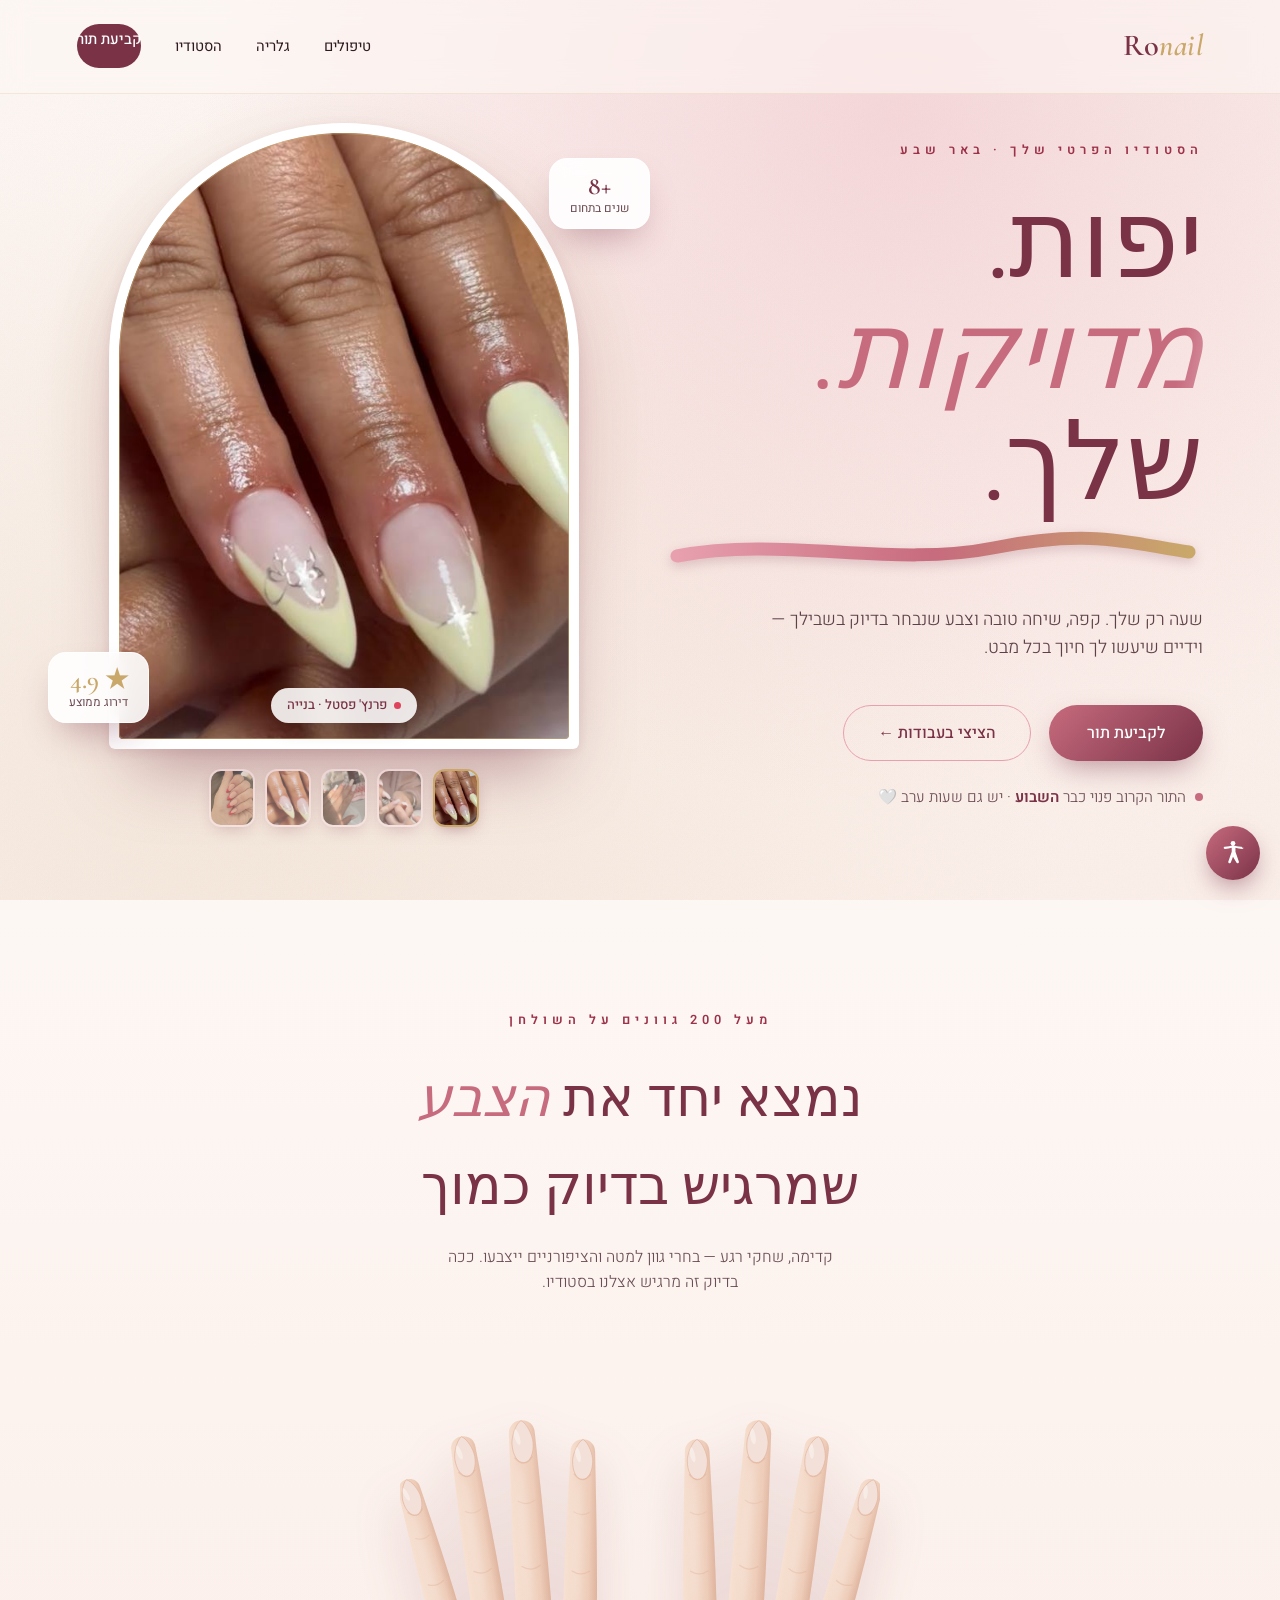
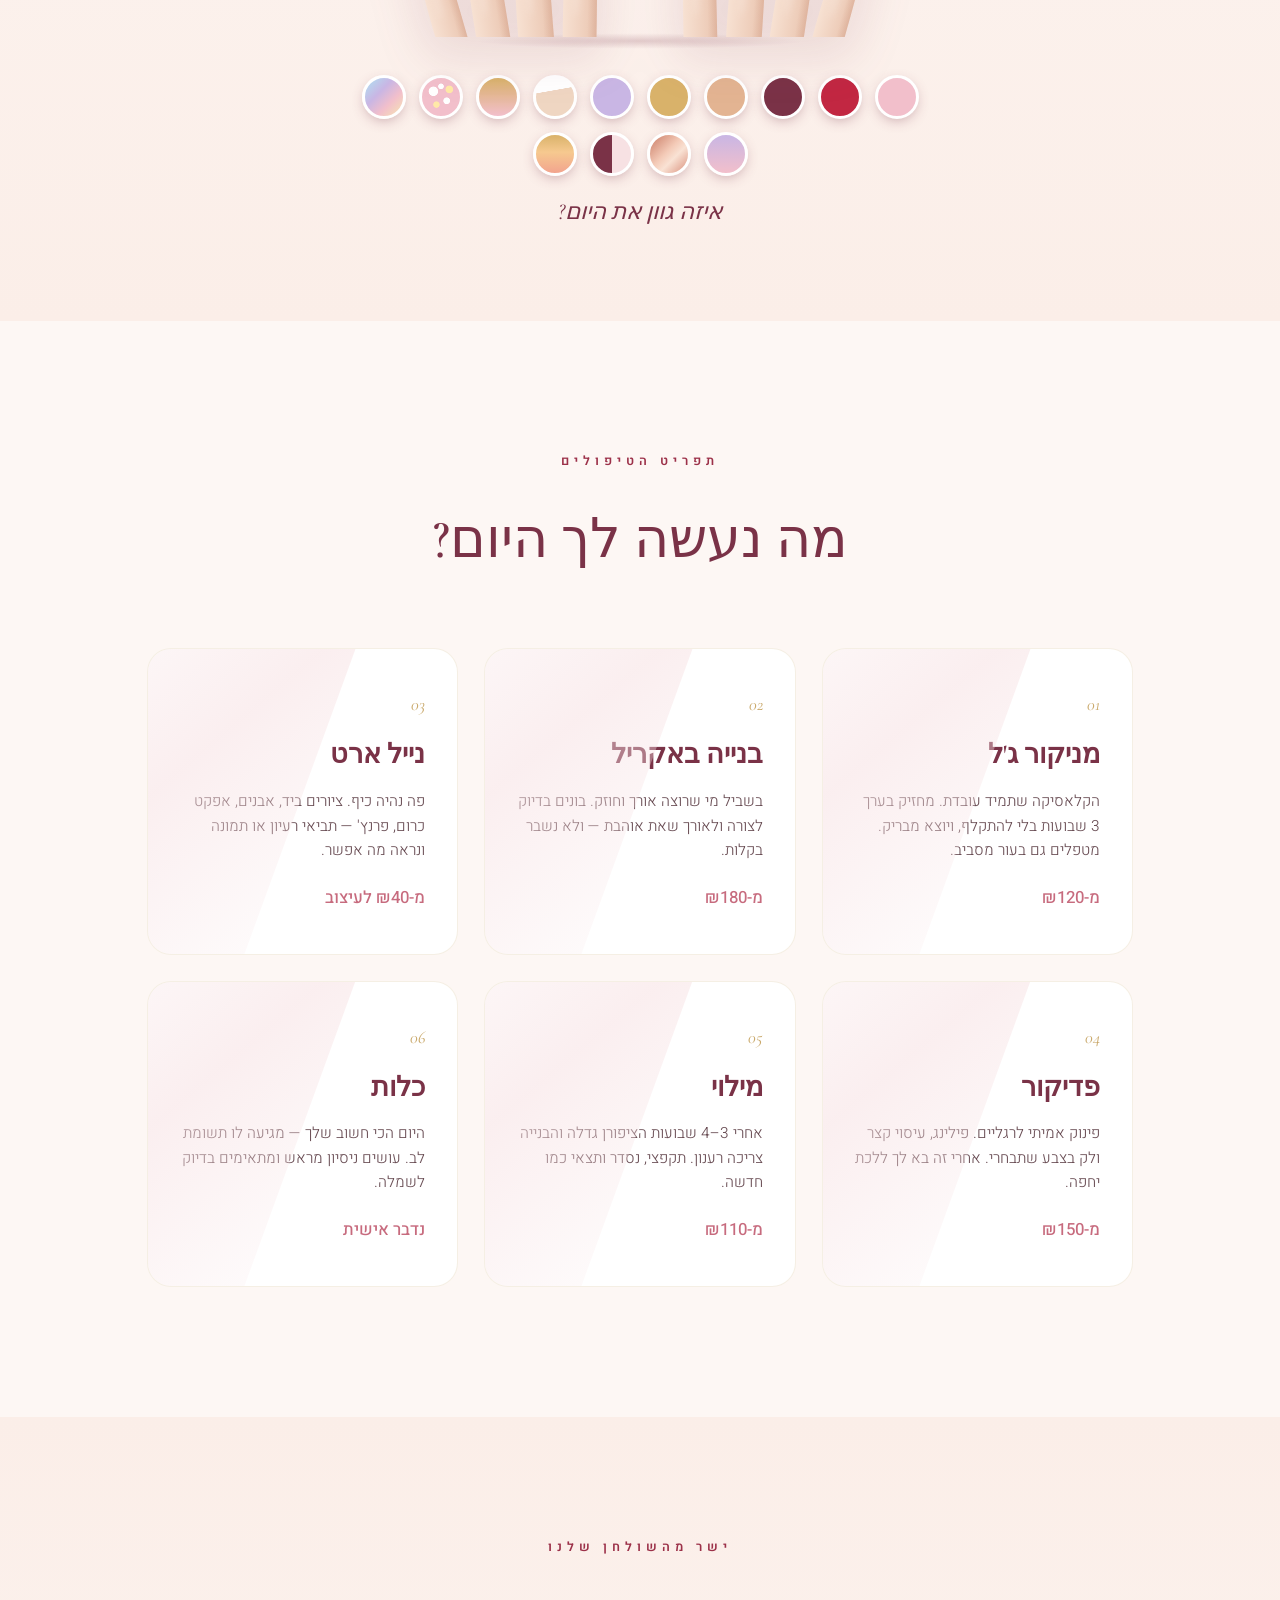
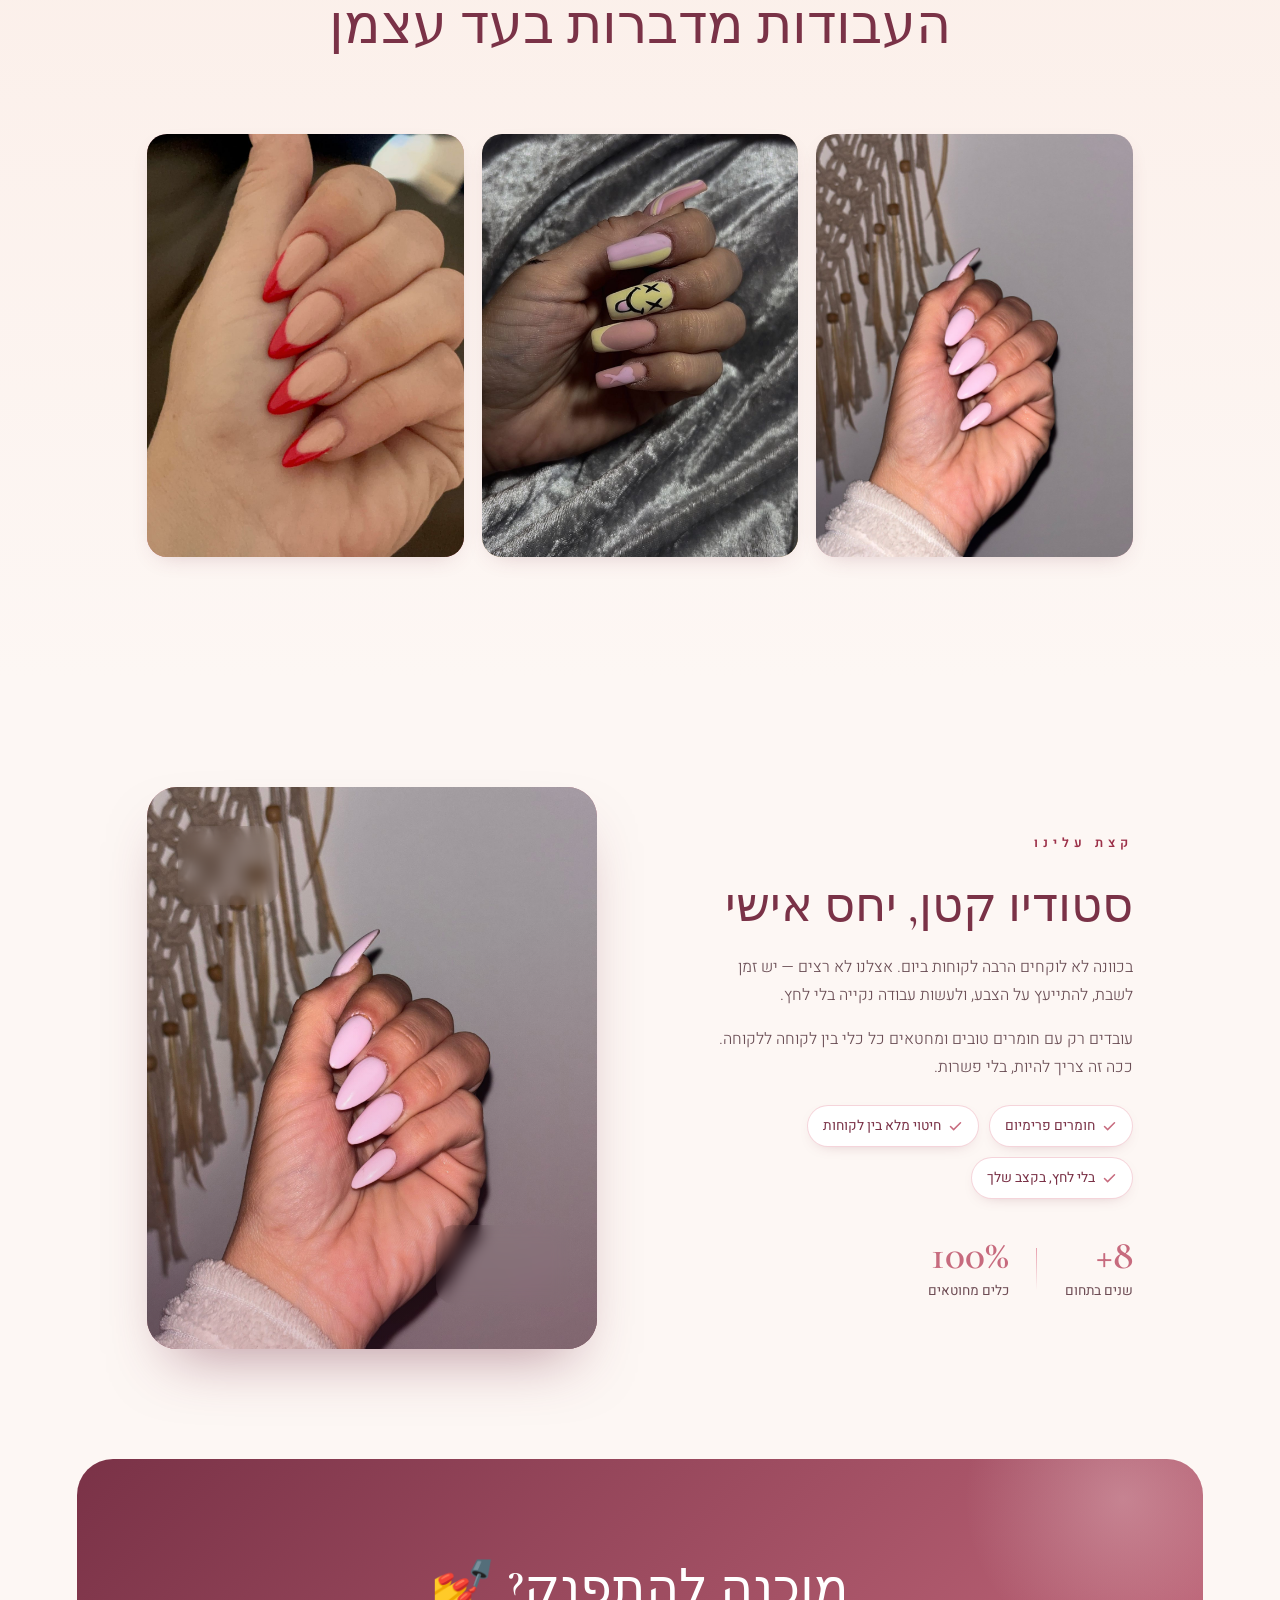
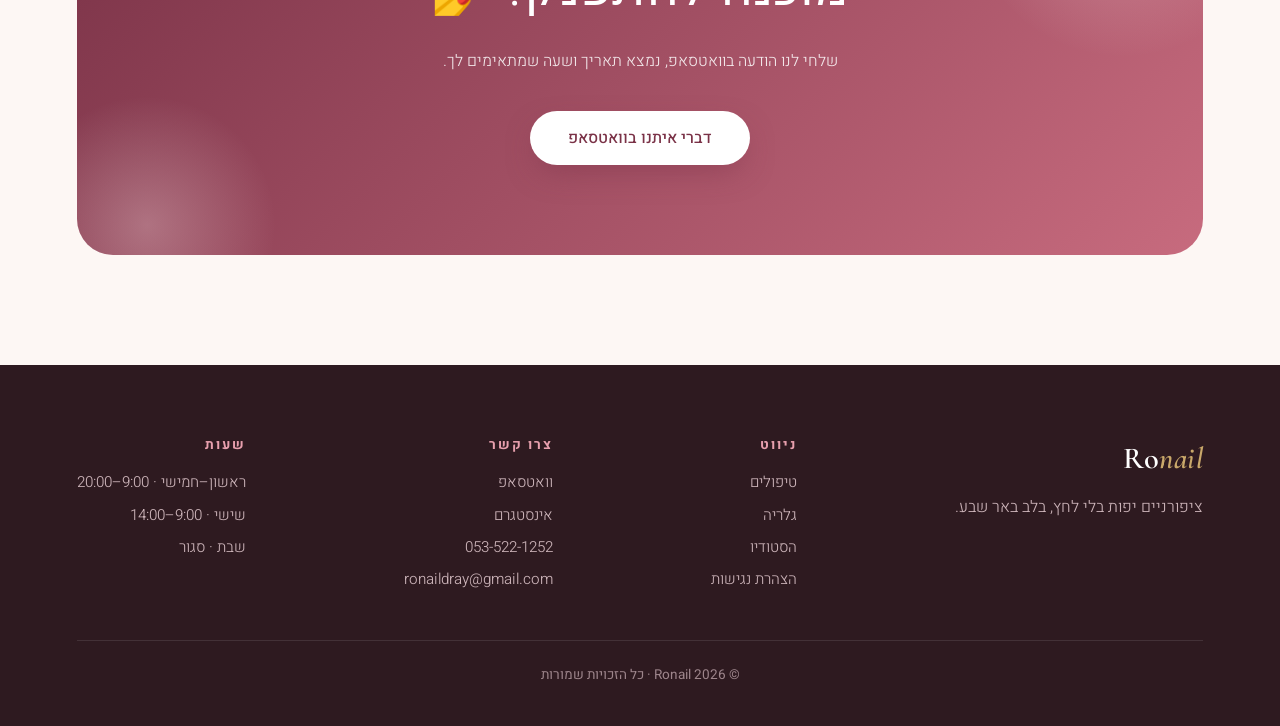
<file: index.html>
<!DOCTYPE html>
<html lang="he" dir="rtl">
<head>
<meta charset="UTF-8">
<meta name="viewport" content="width=device-width, initial-scale=1.0">
<title>Ronail | סטודיו לציפורניים בבאר שבע</title>
<meta name="description" content="Ronail — סטודיו פרטי לציפורניים בבאר שבע. מניקור, בנייה ונייל ארט ביחס אישי.">
<script>
/* נגישות · החלת העדפות המשתמש לפני צביעה (מניעת הבהוב) */
(function(){try{var p=JSON.parse(localStorage.getItem('ronail_a11y_v1')||'{}');if(p.version!==1)return;var c=document.documentElement.classList;
c.toggle('a11y-links',!!p.links);
c.toggle('a11y-contrast-high',!!p.contrast);
c.toggle('a11y-text-115',p.textSize===115);
c.toggle('a11y-text-130',p.textSize===130);
c.toggle('a11y-text-150',p.textSize===150);
c.toggle('a11y-lines-16',p.lines===16);
c.toggle('a11y-lines-20',p.lines===20);
c.toggle('a11y-readable',!!p.readable);
c.toggle('a11y-headings',!!p.headings);
c.toggle('a11y-reduce-motion',!!p.motion);
}catch(e){}})();
</script>
<link rel="preconnect" href="https://fonts.googleapis.com">
<link rel="preconnect" href="https://fonts.gstatic.com" crossorigin>
<link href="https://fonts.googleapis.com/css2?family=Cormorant+Garamond:ital,wght@0,400;0,500;0,600;1,400&family=Heebo:wght@300;400;500;700&display=swap" rel="stylesheet">
<link rel="stylesheet" href="styles.css">
</head>
<body>

<a href="#main-content" class="skip-link">דלג לתוכן הראשי</a>

<div class="petals" id="petals" aria-hidden="true"></div>

<nav id="nav" aria-label="ניווט ראשי">
  <a href="#hero-title" class="logo" aria-label="Ronail — לעמוד הבית">Ro<span>nail</span></a>
  <div class="navlinks" id="navlinks">
    <span class="menu-head">Ro<i>nail</i></span>
    <a href="#services">טיפולים</a>
    <a href="#gallery">גלריה</a>
    <a href="#about">הסטודיו</a>
    <a href="#contact" class="nav-cta">קביעת תור</a>
    <div class="menu-foot">
      <p class="menu-hours">ראשון–חמישי · 9:00–20:00</p>
      <div class="menu-social">
        <a href="https://wa.me/972535221252" aria-label="וואטסאפ" target="_blank" rel="noopener">
          <svg viewBox="0 0 24 24" width="20" height="20" fill="currentColor" aria-hidden="true"><path d="M12 2a10 10 0 0 0-8.5 15.3L2 22l4.8-1.5A10 10 0 1 0 12 2Zm0 18a8 8 0 0 1-4.1-1.1l-.3-.2-2.8.9.9-2.7-.2-.3A8 8 0 1 1 12 20Zm4.4-5.6c-.2-.1-1.4-.7-1.6-.8-.2-.1-.4-.1-.5.1l-.7.9c-.1.2-.3.2-.5.1a6.5 6.5 0 0 1-3.2-2.8c-.1-.2 0-.4.1-.5l.4-.5c.1-.1.1-.3 0-.4l-.7-1.7c-.2-.5-.4-.4-.5-.4h-.5c-.2 0-.4.1-.6.3-.2.2-.8.8-.8 1.9s.8 2.2.9 2.4c.1.2 1.6 2.6 4 3.5 1.5.6 2.1.6 2.8.5.5-.1 1.4-.6 1.6-1.1.2-.6.2-1 .1-1.1-.1-.1-.2-.2-.5-.3Z"/></svg>
        </a>
        <a href="https://instagram.com" aria-label="אינסטגרם" target="_blank" rel="noopener">
          <svg viewBox="0 0 24 24" width="20" height="20" fill="none" stroke="currentColor" stroke-width="1.8" aria-hidden="true"><rect x="3" y="3" width="18" height="18" rx="5"/><circle cx="12" cy="12" r="4"/><circle cx="17.3" cy="6.7" r="1" fill="currentColor" stroke="none"/></svg>
        </a>
        <a href="tel:+972535221252" aria-label="טלפון">
          <svg viewBox="0 0 24 24" width="20" height="20" fill="currentColor" aria-hidden="true"><path d="M6.6 10.8a15 15 0 0 0 6.6 6.6l2.2-2.2c.3-.3.7-.4 1-.2 1.1.4 2.3.6 3.6.6.6 0 1 .4 1 1V20c0 .6-.4 1-1 1A17 17 0 0 1 3 4c0-.6.4-1 1-1h3.4c.6 0 1 .4 1 1 0 1.2.2 2.4.6 3.6.1.4 0 .7-.2 1l-2.2 2.2Z"/></svg>
        </a>
      </div>
    </div>
  </div>
  <button class="burger" id="burger" aria-label="פתיחת תפריט" aria-expanded="false" aria-controls="navlinks">
    <span></span><span></span><span></span>
  </button>
</nav>

<main id="main-content" tabindex="-1">
<header class="hero">
  <div class="hero-bg" aria-hidden="true"></div>
  <div class="hero-copy">
  <div class="eyebrow">הסטודיו הפרטי שלך · באר שבע</div>
  <h1 id="hero-title">
    <span class="word">יפות.</span>
    <span class="word accent"><i class="gloss">מדויקות.</i></span>
    <span class="word">שלך.</span>
  </h1>
  <svg class="hero-stroke" viewBox="0 0 540 54" xmlns="http://www.w3.org/2000/svg" aria-hidden="true">
    <defs>
      <linearGradient id="heroStrokeG" x1="0" y1="0" x2="1" y2="0">
        <stop offset="0" stop-color="#E8A0AE"/>
        <stop offset="0.5" stop-color="#C76B7E"/>
        <stop offset="1" stop-color="#C9A86A"/>
      </linearGradient>
    </defs>
    <path class="brush" d="M14 34 C 120 14, 230 46, 330 26 S 470 22, 526 30"/>
    <circle class="glint" cx="430" cy="25" r="3.4"/>
  </svg>
  <p>שעה רק שלך. קפה, שיחה טובה וצבע שנבחר בדיוק בשבילך — וידיים שיעשו לך חיוך בכל מבט.</p>
  <div class="hero-actions">
    <button class="btn-primary" onclick="document.getElementById('contact').scrollIntoView()">לקביעת תור</button>
    <button class="btn-ghost" onclick="document.getElementById('gallery').scrollIntoView()">הציצי בעבודות ←</button>
  </div>
  <div class="hero-note">
    <span class="pulse"></span>
    <span>התור הקרוב פנוי כבר <b>השבוע</b> · יש גם שעות ערב 🤍</span>
  </div>
  </div>

  <div class="hero-visual">
    <figure class="hv-arch" id="hvStage">
      <div class="hv-slides">
        <video class="hv-slide is-on" data-thumb="images/hero-poster.jpg" data-cap="פרנץ' פסטל · בנייה" src="images/hero-loop.mp4"
               poster="images/hero-poster.jpg" autoplay muted playsinline preload="auto"
               aria-label="סרטון קצר של בנייה בגוון פסטל עם פרפר"></video>
        <video class="hv-slide" data-thumb="images/studio-1-poster.jpg" data-cap="ככה זה נראה מקרוב" src="images/studio-1-web.mp4" poster="images/studio-1-poster.jpg"
               muted playsinline preload="metadata"
               aria-label="סרטון של עבודת בנייה על הציפורניים בסטודיו"></video>
        <img class="hv-slide" data-thumb="images/Work5.jpg" data-cap="מילקי עם פרפרים" src="images/Work5.jpg" alt="בנייה בגוון חלבי עם פרפרים" loading="lazy">
        <video class="hv-slide" data-thumb="images/studio-2-poster.jpg" data-cap="עבודה נקייה, בלי למהר" src="images/studio-2-web.mp4" poster="images/studio-2-poster.jpg"
               muted playsinline preload="metadata"
               aria-label="סרטון של עיצוב ציפורניים בסטודיו"></video>
        <img class="hv-slide" data-thumb="images/Work3.jpg" data-cap="פרנץ' אדום" src="images/Work3.jpg" alt="פרנץ' אדום על ציפורניים מחודדות" loading="lazy">
      </div>
      <figcaption id="hvCap" class="is-video">פרנץ' פסטל · בנייה</figcaption>
    </figure>
    <div class="hv-thumbs" id="hvThumbs" role="tablist" aria-label="בחירת עבודה להצגה"></div>
    <div class="hv-chip chip-rating" aria-hidden="true"><b>★ 4.9</b><span>דירוג ממוצע</span></div>
    <div class="hv-chip chip-years" aria-hidden="true"><b dir="ltr">8+</b><span>שנים בתחום</span></div>
  </div>

</header>

<!-- ====== interactive manicure try-on ====== -->
<section class="tryon" id="polishScroll" aria-label="נסי גוון — מניקור אינטראקטיבי">
  <div class="wrap">
    <div class="sec-head reveal">
      <div class="eyebrow">מעל 200 גוונים על השולחן</div>
      <h2>נמצא יחד את <em>הצבע</em><br>שמרגיש בדיוק כמוך</h2>
      <p class="tryon-hint">קדימה, שחקי רגע — בחרי גוון למטה והציפורניים ייצבעו. ככה בדיוק זה מרגיש אצלנו בסטודיו.</p>
    </div>
    <div class="tryon-stage reveal">
      <svg class="tryon-hand" id="tryonHand" viewBox="0 0 520 300" xmlns="http://www.w3.org/2000/svg" role="img" aria-label="איור אצבעות של שתי ידיים עם ציפורניים שנצבעות בגוון הנבחר">
        <defs>
          <linearGradient id="skinG" x1="0" y1="0" x2="1" y2="0">
            <stop offset="0" stop-color="#F7E1D2"/><stop offset="1" stop-color="#EAC5B0"/>
          </linearGradient>
          <linearGradient id="sideG" x1="0" y1="0" x2="1" y2="0">
            <stop offset="0" stop-color="#B06C52" stop-opacity="0"/>
            <stop offset=".72" stop-color="#B06C52" stop-opacity="0"/>
            <stop offset="1" stop-color="#B06C52" stop-opacity=".2"/>
          </linearGradient>
          <linearGradient id="gradOmbre" gradientUnits="userSpaceOnUse" x1="0" y1="24" x2="0" y2="-24">
            <stop offset="0" stop-color="#F2BFCB"/><stop offset=".45" stop-color="#E7B99B"/><stop offset="1" stop-color="#D9B26A"/>
          </linearGradient>
          <linearGradient id="gradHolo" gradientUnits="userSpaceOnUse" x1="-14" y1="18" x2="14" y2="-18">
            <stop offset="0" stop-color="#AEE3F2"/><stop offset=".38" stop-color="#C9B6E4"/><stop offset=".66" stop-color="#F2BFCB"/><stop offset="1" stop-color="#F6E7B2"/>
          </linearGradient>
          <linearGradient id="gradLilac" gradientUnits="userSpaceOnUse" x1="0" y1="24" x2="0" y2="-24">
            <stop offset="0" stop-color="#F2BFCB"/><stop offset="1" stop-color="#C9B6E4"/>
          </linearGradient>
          <linearGradient id="gradRoseGold" gradientUnits="userSpaceOnUse" x1="-14" y1="18" x2="14" y2="-18">
            <stop offset="0" stop-color="#C97B65"/><stop offset=".45" stop-color="#F4CBB8"/><stop offset=".62" stop-color="#F9E2D4"/><stop offset="1" stop-color="#D98E7A"/>
          </linearGradient>
          <linearGradient id="gradSplit" gradientUnits="userSpaceOnUse" x1="-14" y1="0" x2="14" y2="0">
            <stop offset="0" stop-color="#7A3247"/><stop offset=".5" stop-color="#7A3247"/>
            <stop offset=".5" stop-color="#F7E1E3"/><stop offset="1" stop-color="#F7E1E3"/>
          </linearGradient>
          <linearGradient id="gradSunset" gradientUnits="userSpaceOnUse" x1="0" y1="24" x2="0" y2="-24">
            <stop offset="0" stop-color="#F2A48E"/><stop offset=".55" stop-color="#F6C98F"/><stop offset="1" stop-color="#D9B26A"/>
          </linearGradient>
          <filter id="soft" x="-60%" y="-60%" width="220%" height="220%">
            <feGaussianBlur stdDeviation="4"/>
          </filter>
                    <clipPath id="fnc0"><path transform="translate(62 322) rotate(-16) translate(0 -180.2)" d="M0,-19.8 C5.5,-16.8 10.0,-5.0 10.0,1.6 C10.0,11.9 6.0,19.8 0,19.8 C-6.0,19.8 -10.0,11.9 -10.0,1.6 C-10.0,-5.0 -5.5,-16.8 0,-19.8 Z"/></clipPath>
          <clipPath id="fnc1"><path transform="translate(106 332) rotate(-9) translate(0 -230.4)" d="M0,-21.6 C6.0,-18.4 10.9,-5.4 10.9,1.7 C10.9,13.0 6.6,21.6 0,21.6 C-6.6,21.6 -10.9,13.0 -10.9,1.7 C-10.9,-5.4 -6.0,-18.4 0,-21.6 Z"/></clipPath>
          <clipPath id="fnc2"><path transform="translate(150 337) rotate(-4) translate(0 -249.2)" d="M0,-22.8 C6.3,-19.4 11.5,-5.7 11.5,1.8 C11.5,13.7 6.9,22.8 0,22.8 C-6.9,22.8 -11.5,13.7 -11.5,1.8 C-11.5,-5.7 -6.3,-19.4 0,-22.8 Z"/></clipPath>
          <clipPath id="fnc3"><path transform="translate(194 332) rotate(1) translate(0 -224.4)" d="M0,-21.6 C6.0,-18.4 10.9,-5.4 10.9,1.7 C10.9,13.0 6.6,21.6 0,21.6 C-6.6,21.6 -10.9,13.0 -10.9,1.7 C-10.9,-5.4 -6.0,-18.4 0,-21.6 Z"/></clipPath>
          <clipPath id="fnc4"><path transform="translate(326 332) rotate(-1) translate(0 -224.4)" d="M0,-21.6 C6.0,-18.4 10.9,-5.4 10.9,1.7 C10.9,13.0 6.6,21.6 0,21.6 C-6.6,21.6 -10.9,13.0 -10.9,1.7 C-10.9,-5.4 -6.0,-18.4 0,-21.6 Z"/></clipPath>
          <clipPath id="fnc5"><path transform="translate(370 337) rotate(4) translate(0 -249.2)" d="M0,-22.8 C6.3,-19.4 11.5,-5.7 11.5,1.8 C11.5,13.7 6.9,22.8 0,22.8 C-6.9,22.8 -11.5,13.7 -11.5,1.8 C-11.5,-5.7 -6.3,-19.4 0,-22.8 Z"/></clipPath>
          <clipPath id="fnc6"><path transform="translate(414 332) rotate(9) translate(0 -230.4)" d="M0,-21.6 C6.0,-18.4 10.9,-5.4 10.9,1.7 C10.9,13.0 6.6,21.6 0,21.6 C-6.6,21.6 -10.9,13.0 -10.9,1.7 C-10.9,-5.4 -6.0,-18.4 0,-21.6 Z"/></clipPath>
          <clipPath id="fnc7"><path transform="translate(458 322) rotate(16) translate(0 -180.2)" d="M0,-19.8 C5.5,-16.8 10.0,-5.0 10.0,1.6 C10.0,11.9 6.0,19.8 0,19.8 C-6.0,19.8 -10.0,11.9 -10.0,1.6 C-10.0,-5.0 -5.5,-16.8 0,-19.8 Z"/></clipPath>
        </defs>
        <!-- l-pinky -->
        <g transform="translate(62 322) rotate(-16)">
          <path d="M-16.5,0 C-17.9,-76.0 -14.4,-140.0 -12.2,-187.8 C-12.2,-204.4 12.2,-204.4 12.2,-187.8 C14.4,-140.0 17.9,-76.0 16.5,0 Z" fill="url(#skinG)"/>
          <path d="M-16.5,0 C-17.9,-76.0 -14.4,-140.0 -12.2,-187.8 C-12.2,-204.4 12.2,-204.4 12.2,-187.8 C14.4,-140.0 17.9,-76.0 16.5,0 Z" fill="url(#sideG)"/>
          <ellipse cx="-4.0" cy="-104.0" rx="5.0" ry="60.0" fill="#fff" opacity=".18" filter="url(#soft)"/>
          <path d="M-8.6,-84.0 Q0,-79.0 8.6,-84.0" fill="none" stroke="#DFAE94" stroke-width="1.4" stroke-linecap="round" opacity=".38"/>
          <path d="M-7.9,-136.0 Q0,-131.4 7.9,-136.0" fill="none" stroke="#DFAE94" stroke-width="1.2" stroke-linecap="round" opacity=".3"/>
          <path d="M-8.0,-165.3 Q0,-154.9 8.0,-165.3" fill="none" stroke="#E0B098" stroke-width="1.5" stroke-linecap="round" opacity=".5"/>
          <g transform="translate(0 -180.2)">
            <path d="M0,-19.8 C5.5,-16.8 10.0,-5.0 10.0,1.6 C10.0,11.9 6.0,19.8 0,19.8 C-6.0,19.8 -10.0,11.9 -10.0,1.6 C-10.0,-5.0 -5.5,-16.8 0,-19.8 Z" fill="#F3E0D8" stroke="#E2B49C" stroke-width=".7"/>
          </g>
        </g>
        <g clip-path="url(#fnc0)">
          <g transform="translate(62 322) rotate(-16) translate(0 -180.2)">
            <g class="nail-paint" style="--d:.12s">
              <path class="paint-fill" d="M0,-19.8 C5.5,-16.8 10.0,-5.0 10.0,1.6 C10.0,11.9 6.0,19.8 0,19.8 C-6.0,19.8 -10.0,11.9 -10.0,1.6 C-10.0,-5.0 -5.5,-16.8 0,-19.8 Z" fill="#F2BFCB"/>
              <path class="art-french" d="M0,-19.8 C5.5,-16.8 10.0,-5.0 10.0,-2.4 C4.5,-0.4 -4.5,-0.4 -10.0,-2.4 C-10.0,-5.0 -5.5,-16.8 0,-19.8 Z" fill="#FFFFFF" opacity="0"/>
              <g class="art-glitter" opacity="0"><circle cx="-3.5" cy="-9.9" r="1.2" fill="#fff"/><circle cx="3.0" cy="-5.9" r="1" fill="#fff"/><circle cx="-1.0" cy="3.0" r="1.3" fill="#fff"/><circle cx="4.5" cy="-12.9" r="0.9" fill="#fff"/><circle cx="-5.0" cy="7.9" r="1" fill="#fff"/><circle cx="0.5" cy="-15.8" r="0.8" fill="#fff"/><circle cx="3.5" cy="6.9" r="0.95" fill="#F5D98A"/><circle cx="-3.0" cy="-2.4" r="0.85" fill="#F5D98A"/></g>
            </g>
            <ellipse cx="-3.5" cy="-5.9" rx="2.4" ry="7.9" fill="#fff" opacity=".38" transform="rotate(-14)"/>
          </g>
        </g>
        <!-- l-ring -->
        <g transform="translate(106 332) rotate(-9)">
          <path d="M-18.0,0 C-19.4,-95.8 -15.5,-176.4 -13.3,-238.7 C-13.3,-256.8 13.3,-256.8 13.3,-238.7 C15.5,-176.4 19.4,-95.8 18.0,0 Z" fill="url(#skinG)"/>
          <path d="M-18.0,0 C-19.4,-95.8 -15.5,-176.4 -13.3,-238.7 C-13.3,-256.8 13.3,-256.8 13.3,-238.7 C15.5,-176.4 19.4,-95.8 18.0,0 Z" fill="url(#sideG)"/>
          <ellipse cx="-4.3" cy="-131.0" rx="5.4" ry="75.6" fill="#fff" opacity=".18" filter="url(#soft)"/>
          <path d="M-9.4,-105.8 Q0,-99.5 9.4,-105.8" fill="none" stroke="#DFAE94" stroke-width="1.4" stroke-linecap="round" opacity=".38"/>
          <path d="M-8.6,-171.4 Q0,-165.6 8.6,-171.4" fill="none" stroke="#DFAE94" stroke-width="1.2" stroke-linecap="round" opacity=".3"/>
          <path d="M-8.7,-214.2 Q0,-202.8 8.7,-214.2" fill="none" stroke="#E0B098" stroke-width="1.5" stroke-linecap="round" opacity=".5"/>
          <g transform="translate(0 -230.4)">
            <path d="M0,-21.6 C6.0,-18.4 10.9,-5.4 10.9,1.7 C10.9,13.0 6.6,21.6 0,21.6 C-6.6,21.6 -10.9,13.0 -10.9,1.7 C-10.9,-5.4 -6.0,-18.4 0,-21.6 Z" fill="#F3E0D8" stroke="#E2B49C" stroke-width=".7"/>
          </g>
        </g>
        <g clip-path="url(#fnc1)">
          <g transform="translate(106 332) rotate(-9) translate(0 -230.4)">
            <g class="nail-paint" style="--d:.06s">
              <path class="paint-fill" d="M0,-21.6 C6.0,-18.4 10.9,-5.4 10.9,1.7 C10.9,13.0 6.6,21.6 0,21.6 C-6.6,21.6 -10.9,13.0 -10.9,1.7 C-10.9,-5.4 -6.0,-18.4 0,-21.6 Z" fill="#F2BFCB"/>
              <path class="art-french" d="M0,-21.6 C6.0,-18.4 10.9,-5.4 10.9,-2.6 C4.9,-0.4 -4.9,-0.4 -10.9,-2.6 C-10.9,-5.4 -6.0,-18.4 0,-21.6 Z" fill="#FFFFFF" opacity="0"/>
              <g class="art-glitter" opacity="0"><circle cx="-3.8" cy="-10.8" r="1.2" fill="#fff"/><circle cx="3.3" cy="-6.5" r="1" fill="#fff"/><circle cx="-1.1" cy="3.2" r="1.3" fill="#fff"/><circle cx="4.9" cy="-14.0" r="0.9" fill="#fff"/><circle cx="-5.5" cy="8.6" r="1" fill="#fff"/><circle cx="0.5" cy="-17.3" r="0.8" fill="#fff"/><circle cx="3.8" cy="7.6" r="0.95" fill="#F5D98A"/><circle cx="-3.3" cy="-2.6" r="0.85" fill="#F5D98A"/></g>
            </g>
            <ellipse cx="-3.8" cy="-6.5" rx="2.6" ry="8.6" fill="#fff" opacity=".38" transform="rotate(-14)"/>
          </g>
        </g>
        <!-- l-middle -->
        <g transform="translate(150 337) rotate(-4)">
          <path d="M-19.0,0 C-20.4,-103.4 -16.3,-190.4 -14.1,-257.9 C-14.1,-277.1 14.1,-277.1 14.1,-257.9 C16.3,-190.4 20.4,-103.4 19.0,0 Z" fill="url(#skinG)"/>
          <path d="M-19.0,0 C-20.4,-103.4 -16.3,-190.4 -14.1,-257.9 C-14.1,-277.1 14.1,-277.1 14.1,-257.9 C16.3,-190.4 20.4,-103.4 19.0,0 Z" fill="url(#sideG)"/>
          <ellipse cx="-4.6" cy="-141.4" rx="5.7" ry="81.6" fill="#fff" opacity=".18" filter="url(#soft)"/>
          <path d="M-9.9,-114.2 Q0,-107.4 9.9,-114.2" fill="none" stroke="#DFAE94" stroke-width="1.4" stroke-linecap="round" opacity=".38"/>
          <path d="M-9.1,-185.0 Q0,-178.7 9.1,-185.0" fill="none" stroke="#DFAE94" stroke-width="1.2" stroke-linecap="round" opacity=".3"/>
          <path d="M-9.2,-232.1 Q0,-220.0 9.2,-232.1" fill="none" stroke="#E0B098" stroke-width="1.5" stroke-linecap="round" opacity=".5"/>
          <g transform="translate(0 -249.2)">
            <path d="M0,-22.8 C6.3,-19.4 11.5,-5.7 11.5,1.8 C11.5,13.7 6.9,22.8 0,22.8 C-6.9,22.8 -11.5,13.7 -11.5,1.8 C-11.5,-5.7 -6.3,-19.4 0,-22.8 Z" fill="#F3E0D8" stroke="#E2B49C" stroke-width=".7"/>
          </g>
        </g>
        <g clip-path="url(#fnc2)">
          <g transform="translate(150 337) rotate(-4) translate(0 -249.2)">
            <g class="nail-paint" style="--d:0s">
              <path class="paint-fill" d="M0,-22.8 C6.3,-19.4 11.5,-5.7 11.5,1.8 C11.5,13.7 6.9,22.8 0,22.8 C-6.9,22.8 -11.5,13.7 -11.5,1.8 C-11.5,-5.7 -6.3,-19.4 0,-22.8 Z" fill="#F2BFCB"/>
              <path class="art-french" d="M0,-22.8 C6.3,-19.4 11.5,-5.7 11.5,-2.7 C5.2,-0.5 -5.2,-0.5 -11.5,-2.7 C-11.5,-5.7 -6.3,-19.4 0,-22.8 Z" fill="#FFFFFF" opacity="0"/>
              <g class="art-glitter" opacity="0"><circle cx="-4.0" cy="-11.4" r="1.2" fill="#fff"/><circle cx="3.5" cy="-6.8" r="1" fill="#fff"/><circle cx="-1.2" cy="3.4" r="1.3" fill="#fff"/><circle cx="5.2" cy="-14.8" r="0.9" fill="#fff"/><circle cx="-5.8" cy="9.1" r="1" fill="#fff"/><circle cx="0.6" cy="-18.2" r="0.8" fill="#fff"/><circle cx="4.0" cy="8.0" r="0.95" fill="#F5D98A"/><circle cx="-3.5" cy="-2.7" r="0.85" fill="#F5D98A"/></g>
            </g>
            <ellipse cx="-4.0" cy="-6.8" rx="2.8" ry="9.1" fill="#fff" opacity=".38" transform="rotate(-14)"/>
          </g>
        </g>
        <!-- l-index -->
        <g transform="translate(194 332) rotate(1)">
          <path d="M-18.0,0 C-19.4,-93.5 -15.5,-172.2 -13.3,-232.7 C-13.3,-250.8 13.3,-250.8 13.3,-232.7 C15.5,-172.2 19.4,-93.5 18.0,0 Z" fill="url(#skinG)"/>
          <path d="M-18.0,0 C-19.4,-93.5 -15.5,-172.2 -13.3,-232.7 C-13.3,-250.8 13.3,-250.8 13.3,-232.7 C15.5,-172.2 19.4,-93.5 18.0,0 Z" fill="url(#sideG)"/>
          <ellipse cx="-4.3" cy="-127.9" rx="5.4" ry="73.8" fill="#fff" opacity=".18" filter="url(#soft)"/>
          <path d="M-9.4,-103.3 Q0,-97.2 9.4,-103.3" fill="none" stroke="#DFAE94" stroke-width="1.4" stroke-linecap="round" opacity=".38"/>
          <path d="M-8.6,-167.3 Q0,-161.6 8.6,-167.3" fill="none" stroke="#DFAE94" stroke-width="1.2" stroke-linecap="round" opacity=".3"/>
          <path d="M-8.7,-208.2 Q0,-196.8 8.7,-208.2" fill="none" stroke="#E0B098" stroke-width="1.5" stroke-linecap="round" opacity=".5"/>
          <g transform="translate(0 -224.4)">
            <path d="M0,-21.6 C6.0,-18.4 10.9,-5.4 10.9,1.7 C10.9,13.0 6.6,21.6 0,21.6 C-6.6,21.6 -10.9,13.0 -10.9,1.7 C-10.9,-5.4 -6.0,-18.4 0,-21.6 Z" fill="#F3E0D8" stroke="#E2B49C" stroke-width=".7"/>
          </g>
        </g>
        <g clip-path="url(#fnc3)">
          <g transform="translate(194 332) rotate(1) translate(0 -224.4)">
            <g class="nail-paint" style="--d:.06s">
              <path class="paint-fill" d="M0,-21.6 C6.0,-18.4 10.9,-5.4 10.9,1.7 C10.9,13.0 6.6,21.6 0,21.6 C-6.6,21.6 -10.9,13.0 -10.9,1.7 C-10.9,-5.4 -6.0,-18.4 0,-21.6 Z" fill="#F2BFCB"/>
              <path class="art-french" d="M0,-21.6 C6.0,-18.4 10.9,-5.4 10.9,-2.6 C4.9,-0.4 -4.9,-0.4 -10.9,-2.6 C-10.9,-5.4 -6.0,-18.4 0,-21.6 Z" fill="#FFFFFF" opacity="0"/>
              <g class="art-glitter" opacity="0"><circle cx="-3.8" cy="-10.8" r="1.2" fill="#fff"/><circle cx="3.3" cy="-6.5" r="1" fill="#fff"/><circle cx="-1.1" cy="3.2" r="1.3" fill="#fff"/><circle cx="4.9" cy="-14.0" r="0.9" fill="#fff"/><circle cx="-5.5" cy="8.6" r="1" fill="#fff"/><circle cx="0.5" cy="-17.3" r="0.8" fill="#fff"/><circle cx="3.8" cy="7.6" r="0.95" fill="#F5D98A"/><circle cx="-3.3" cy="-2.6" r="0.85" fill="#F5D98A"/></g>
            </g>
            <ellipse cx="-3.8" cy="-6.5" rx="2.6" ry="8.6" fill="#fff" opacity=".38" transform="rotate(-14)"/>
          </g>
        </g>
        <!-- r-index -->
        <g transform="translate(326 332) rotate(-1)">
          <path d="M-18.0,0 C-19.4,-93.5 -15.5,-172.2 -13.3,-232.7 C-13.3,-250.8 13.3,-250.8 13.3,-232.7 C15.5,-172.2 19.4,-93.5 18.0,0 Z" fill="url(#skinG)"/>
          <path d="M-18.0,0 C-19.4,-93.5 -15.5,-172.2 -13.3,-232.7 C-13.3,-250.8 13.3,-250.8 13.3,-232.7 C15.5,-172.2 19.4,-93.5 18.0,0 Z" fill="url(#sideG)"/>
          <ellipse cx="-4.3" cy="-127.9" rx="5.4" ry="73.8" fill="#fff" opacity=".18" filter="url(#soft)"/>
          <path d="M-9.4,-103.3 Q0,-97.2 9.4,-103.3" fill="none" stroke="#DFAE94" stroke-width="1.4" stroke-linecap="round" opacity=".38"/>
          <path d="M-8.6,-167.3 Q0,-161.6 8.6,-167.3" fill="none" stroke="#DFAE94" stroke-width="1.2" stroke-linecap="round" opacity=".3"/>
          <path d="M-8.7,-208.2 Q0,-196.8 8.7,-208.2" fill="none" stroke="#E0B098" stroke-width="1.5" stroke-linecap="round" opacity=".5"/>
          <g transform="translate(0 -224.4)">
            <path d="M0,-21.6 C6.0,-18.4 10.9,-5.4 10.9,1.7 C10.9,13.0 6.6,21.6 0,21.6 C-6.6,21.6 -10.9,13.0 -10.9,1.7 C-10.9,-5.4 -6.0,-18.4 0,-21.6 Z" fill="#F3E0D8" stroke="#E2B49C" stroke-width=".7"/>
          </g>
        </g>
        <g clip-path="url(#fnc4)">
          <g transform="translate(326 332) rotate(-1) translate(0 -224.4)">
            <g class="nail-paint" style="--d:.06s">
              <path class="paint-fill" d="M0,-21.6 C6.0,-18.4 10.9,-5.4 10.9,1.7 C10.9,13.0 6.6,21.6 0,21.6 C-6.6,21.6 -10.9,13.0 -10.9,1.7 C-10.9,-5.4 -6.0,-18.4 0,-21.6 Z" fill="#F2BFCB"/>
              <path class="art-french" d="M0,-21.6 C6.0,-18.4 10.9,-5.4 10.9,-2.6 C4.9,-0.4 -4.9,-0.4 -10.9,-2.6 C-10.9,-5.4 -6.0,-18.4 0,-21.6 Z" fill="#FFFFFF" opacity="0"/>
              <g class="art-glitter" opacity="0"><circle cx="-3.8" cy="-10.8" r="1.2" fill="#fff"/><circle cx="3.3" cy="-6.5" r="1" fill="#fff"/><circle cx="-1.1" cy="3.2" r="1.3" fill="#fff"/><circle cx="4.9" cy="-14.0" r="0.9" fill="#fff"/><circle cx="-5.5" cy="8.6" r="1" fill="#fff"/><circle cx="0.5" cy="-17.3" r="0.8" fill="#fff"/><circle cx="3.8" cy="7.6" r="0.95" fill="#F5D98A"/><circle cx="-3.3" cy="-2.6" r="0.85" fill="#F5D98A"/></g>
            </g>
            <ellipse cx="-3.8" cy="-6.5" rx="2.6" ry="8.6" fill="#fff" opacity=".38" transform="rotate(-14)"/>
          </g>
        </g>
        <!-- r-middle -->
        <g transform="translate(370 337) rotate(4)">
          <path d="M-19.0,0 C-20.4,-103.4 -16.3,-190.4 -14.1,-257.9 C-14.1,-277.1 14.1,-277.1 14.1,-257.9 C16.3,-190.4 20.4,-103.4 19.0,0 Z" fill="url(#skinG)"/>
          <path d="M-19.0,0 C-20.4,-103.4 -16.3,-190.4 -14.1,-257.9 C-14.1,-277.1 14.1,-277.1 14.1,-257.9 C16.3,-190.4 20.4,-103.4 19.0,0 Z" fill="url(#sideG)"/>
          <ellipse cx="-4.6" cy="-141.4" rx="5.7" ry="81.6" fill="#fff" opacity=".18" filter="url(#soft)"/>
          <path d="M-9.9,-114.2 Q0,-107.4 9.9,-114.2" fill="none" stroke="#DFAE94" stroke-width="1.4" stroke-linecap="round" opacity=".38"/>
          <path d="M-9.1,-185.0 Q0,-178.7 9.1,-185.0" fill="none" stroke="#DFAE94" stroke-width="1.2" stroke-linecap="round" opacity=".3"/>
          <path d="M-9.2,-232.1 Q0,-220.0 9.2,-232.1" fill="none" stroke="#E0B098" stroke-width="1.5" stroke-linecap="round" opacity=".5"/>
          <g transform="translate(0 -249.2)">
            <path d="M0,-22.8 C6.3,-19.4 11.5,-5.7 11.5,1.8 C11.5,13.7 6.9,22.8 0,22.8 C-6.9,22.8 -11.5,13.7 -11.5,1.8 C-11.5,-5.7 -6.3,-19.4 0,-22.8 Z" fill="#F3E0D8" stroke="#E2B49C" stroke-width=".7"/>
          </g>
        </g>
        <g clip-path="url(#fnc5)">
          <g transform="translate(370 337) rotate(4) translate(0 -249.2)">
            <g class="nail-paint" style="--d:0s">
              <path class="paint-fill" d="M0,-22.8 C6.3,-19.4 11.5,-5.7 11.5,1.8 C11.5,13.7 6.9,22.8 0,22.8 C-6.9,22.8 -11.5,13.7 -11.5,1.8 C-11.5,-5.7 -6.3,-19.4 0,-22.8 Z" fill="#F2BFCB"/>
              <path class="art-french" d="M0,-22.8 C6.3,-19.4 11.5,-5.7 11.5,-2.7 C5.2,-0.5 -5.2,-0.5 -11.5,-2.7 C-11.5,-5.7 -6.3,-19.4 0,-22.8 Z" fill="#FFFFFF" opacity="0"/>
              <g class="art-glitter" opacity="0"><circle cx="-4.0" cy="-11.4" r="1.2" fill="#fff"/><circle cx="3.5" cy="-6.8" r="1" fill="#fff"/><circle cx="-1.2" cy="3.4" r="1.3" fill="#fff"/><circle cx="5.2" cy="-14.8" r="0.9" fill="#fff"/><circle cx="-5.8" cy="9.1" r="1" fill="#fff"/><circle cx="0.6" cy="-18.2" r="0.8" fill="#fff"/><circle cx="4.0" cy="8.0" r="0.95" fill="#F5D98A"/><circle cx="-3.5" cy="-2.7" r="0.85" fill="#F5D98A"/></g>
            </g>
            <ellipse cx="-4.0" cy="-6.8" rx="2.8" ry="9.1" fill="#fff" opacity=".38" transform="rotate(-14)"/>
          </g>
        </g>
        <!-- r-ring -->
        <g transform="translate(414 332) rotate(9)">
          <path d="M-18.0,0 C-19.4,-95.8 -15.5,-176.4 -13.3,-238.7 C-13.3,-256.8 13.3,-256.8 13.3,-238.7 C15.5,-176.4 19.4,-95.8 18.0,0 Z" fill="url(#skinG)"/>
          <path d="M-18.0,0 C-19.4,-95.8 -15.5,-176.4 -13.3,-238.7 C-13.3,-256.8 13.3,-256.8 13.3,-238.7 C15.5,-176.4 19.4,-95.8 18.0,0 Z" fill="url(#sideG)"/>
          <ellipse cx="-4.3" cy="-131.0" rx="5.4" ry="75.6" fill="#fff" opacity=".18" filter="url(#soft)"/>
          <path d="M-9.4,-105.8 Q0,-99.5 9.4,-105.8" fill="none" stroke="#DFAE94" stroke-width="1.4" stroke-linecap="round" opacity=".38"/>
          <path d="M-8.6,-171.4 Q0,-165.6 8.6,-171.4" fill="none" stroke="#DFAE94" stroke-width="1.2" stroke-linecap="round" opacity=".3"/>
          <path d="M-8.7,-214.2 Q0,-202.8 8.7,-214.2" fill="none" stroke="#E0B098" stroke-width="1.5" stroke-linecap="round" opacity=".5"/>
          <g transform="translate(0 -230.4)">
            <path d="M0,-21.6 C6.0,-18.4 10.9,-5.4 10.9,1.7 C10.9,13.0 6.6,21.6 0,21.6 C-6.6,21.6 -10.9,13.0 -10.9,1.7 C-10.9,-5.4 -6.0,-18.4 0,-21.6 Z" fill="#F3E0D8" stroke="#E2B49C" stroke-width=".7"/>
          </g>
        </g>
        <g clip-path="url(#fnc6)">
          <g transform="translate(414 332) rotate(9) translate(0 -230.4)">
            <g class="nail-paint" style="--d:.06s">
              <path class="paint-fill" d="M0,-21.6 C6.0,-18.4 10.9,-5.4 10.9,1.7 C10.9,13.0 6.6,21.6 0,21.6 C-6.6,21.6 -10.9,13.0 -10.9,1.7 C-10.9,-5.4 -6.0,-18.4 0,-21.6 Z" fill="#F2BFCB"/>
              <path class="art-french" d="M0,-21.6 C6.0,-18.4 10.9,-5.4 10.9,-2.6 C4.9,-0.4 -4.9,-0.4 -10.9,-2.6 C-10.9,-5.4 -6.0,-18.4 0,-21.6 Z" fill="#FFFFFF" opacity="0"/>
              <g class="art-glitter" opacity="0"><circle cx="-3.8" cy="-10.8" r="1.2" fill="#fff"/><circle cx="3.3" cy="-6.5" r="1" fill="#fff"/><circle cx="-1.1" cy="3.2" r="1.3" fill="#fff"/><circle cx="4.9" cy="-14.0" r="0.9" fill="#fff"/><circle cx="-5.5" cy="8.6" r="1" fill="#fff"/><circle cx="0.5" cy="-17.3" r="0.8" fill="#fff"/><circle cx="3.8" cy="7.6" r="0.95" fill="#F5D98A"/><circle cx="-3.3" cy="-2.6" r="0.85" fill="#F5D98A"/></g>
            </g>
            <ellipse cx="-3.8" cy="-6.5" rx="2.6" ry="8.6" fill="#fff" opacity=".38" transform="rotate(-14)"/>
          </g>
        </g>
        <!-- r-pinky -->
        <g transform="translate(458 322) rotate(16)">
          <path d="M-16.5,0 C-17.9,-76.0 -14.4,-140.0 -12.2,-187.8 C-12.2,-204.4 12.2,-204.4 12.2,-187.8 C14.4,-140.0 17.9,-76.0 16.5,0 Z" fill="url(#skinG)"/>
          <path d="M-16.5,0 C-17.9,-76.0 -14.4,-140.0 -12.2,-187.8 C-12.2,-204.4 12.2,-204.4 12.2,-187.8 C14.4,-140.0 17.9,-76.0 16.5,0 Z" fill="url(#sideG)"/>
          <ellipse cx="-4.0" cy="-104.0" rx="5.0" ry="60.0" fill="#fff" opacity=".18" filter="url(#soft)"/>
          <path d="M-8.6,-84.0 Q0,-79.0 8.6,-84.0" fill="none" stroke="#DFAE94" stroke-width="1.4" stroke-linecap="round" opacity=".38"/>
          <path d="M-7.9,-136.0 Q0,-131.4 7.9,-136.0" fill="none" stroke="#DFAE94" stroke-width="1.2" stroke-linecap="round" opacity=".3"/>
          <path d="M-8.0,-165.3 Q0,-154.9 8.0,-165.3" fill="none" stroke="#E0B098" stroke-width="1.5" stroke-linecap="round" opacity=".5"/>
          <g transform="translate(0 -180.2)">
            <path d="M0,-19.8 C5.5,-16.8 10.0,-5.0 10.0,1.6 C10.0,11.9 6.0,19.8 0,19.8 C-6.0,19.8 -10.0,11.9 -10.0,1.6 C-10.0,-5.0 -5.5,-16.8 0,-19.8 Z" fill="#F3E0D8" stroke="#E2B49C" stroke-width=".7"/>
          </g>
        </g>
        <g clip-path="url(#fnc7)">
          <g transform="translate(458 322) rotate(16) translate(0 -180.2)">
            <g class="nail-paint" style="--d:.12s">
              <path class="paint-fill" d="M0,-19.8 C5.5,-16.8 10.0,-5.0 10.0,1.6 C10.0,11.9 6.0,19.8 0,19.8 C-6.0,19.8 -10.0,11.9 -10.0,1.6 C-10.0,-5.0 -5.5,-16.8 0,-19.8 Z" fill="#F2BFCB"/>
              <path class="art-french" d="M0,-19.8 C5.5,-16.8 10.0,-5.0 10.0,-2.4 C4.5,-0.4 -4.5,-0.4 -10.0,-2.4 C-10.0,-5.0 -5.5,-16.8 0,-19.8 Z" fill="#FFFFFF" opacity="0"/>
              <g class="art-glitter" opacity="0"><circle cx="-3.5" cy="-9.9" r="1.2" fill="#fff"/><circle cx="3.0" cy="-5.9" r="1" fill="#fff"/><circle cx="-1.0" cy="3.0" r="1.3" fill="#fff"/><circle cx="4.5" cy="-12.9" r="0.9" fill="#fff"/><circle cx="-5.0" cy="7.9" r="1" fill="#fff"/><circle cx="0.5" cy="-15.8" r="0.8" fill="#fff"/><circle cx="3.5" cy="6.9" r="0.95" fill="#F5D98A"/><circle cx="-3.0" cy="-2.4" r="0.85" fill="#F5D98A"/></g>
            </g>
            <ellipse cx="-3.5" cy="-5.9" rx="2.4" ry="7.9" fill="#fff" opacity=".38" transform="rotate(-14)"/>
          </g>
        </g>
      </svg>
      <span class="hand-shadow" aria-hidden="true"></span>
      <span class="tryon-spark" style="top:12%;inset-inline-start:16%"></span>
      <span class="tryon-spark" style="top:8%;inset-inline-end:20%"></span>
      <span class="tryon-spark" style="top:42%;inset-inline-end:10%"></span>

      <div class="tryon-swatches" role="group" aria-label="בחירת גוון לק">
        <button class="swatch-btn" data-color="#F2BFCB" data-name="ורוד אבקתי" style="--c:#F2BFCB" aria-label="ורוד אבקתי" aria-pressed="false"></button>
        <button class="swatch-btn" data-color="#C22742" data-name="אדום שפתון" style="--c:#C22742" aria-label="אדום שפתון" aria-pressed="false"></button>
        <button class="swatch-btn" data-color="#7A3247" data-name="שזיף עמוק" style="--c:#7A3247" aria-label="שזיף עמוק" aria-pressed="false"></button>
        <button class="swatch-btn" data-color="#E3B492" data-name="ניוד קרמל" style="--c:#E3B492" aria-label="ניוד קרמל" aria-pressed="false"></button>
        <button class="swatch-btn" data-color="#D9B26A" data-name="זהב שמפניה" style="--c:#D9B26A" aria-label="זהב שמפניה" aria-pressed="false"></button>
        <button class="swatch-btn" data-color="#C9B6E4" data-name="לילך מעודן" style="--c:#C9B6E4" aria-label="לילך מעודן" aria-pressed="false"></button>
        <button class="swatch-btn sw-french" data-color="#EFD6C2" data-art="french" data-name="פרנץ' קלאסי" aria-label="פרנץ' קלאסי" aria-pressed="false"></button>
        <button class="swatch-btn sw-ombre" data-color="url(#gradOmbre)" data-name="אומברה ורוד־זהב" aria-label="אומברה ורוד־זהב" aria-pressed="false"></button>
        <button class="swatch-btn sw-glitter" data-color="#F2BFCB" data-art="glitter" data-name="גליטר רוזה" aria-label="גליטר רוזה" aria-pressed="false"></button>
        <button class="swatch-btn sw-holo" data-color="url(#gradHolo)" data-name="הולו פסטל" aria-label="הולו פסטל" aria-pressed="false"></button>
        <button class="swatch-btn sw-lilac" data-color="url(#gradLilac)" data-name="אומברה לילך" aria-label="אומברה לילך" aria-pressed="false"></button>
        <button class="swatch-btn sw-rosegold" data-color="url(#gradRoseGold)" data-name="רוז גולד מטאלי" aria-label="רוז גולד מטאלי" aria-pressed="false"></button>
        <button class="swatch-btn sw-split" data-color="url(#gradSplit)" data-name="חצי־חצי שזיף" aria-label="חצי־חצי שזיף" aria-pressed="false"></button>
        <button class="swatch-btn sw-sunset" data-color="url(#gradSunset)" data-name="שקיעה חמה" aria-label="שקיעה חמה" aria-pressed="false"></button>
      </div>
      <p class="tryon-name" id="tryonName">איזה גוון את היום?</p>
      <span id="tryonLive" class="sr-only" role="status" aria-live="polite"></span>
    </div>
  </div>
</section>

<section class="services" id="services">
  <div class="wrap">
    <div class="sec-head reveal">
      <div class="eyebrow">תפריט הטיפולים</div>
      <h2>מה נעשה לך היום?</h2>
    </div>
    <div class="grid">
      <div class="card reveal">
        <div class="num">01</div>
        <h3>מניקור ג'ל</h3>
        <p>הקלאסיקה שתמיד עובדת. מחזיק בערך 3 שבועות בלי להתקלף, ויוצא מבריק. מטפלים גם בעור מסביב.</p>
        <div class="price">מ-₪120</div>
      </div>
      <div class="card reveal">
        <div class="num">02</div>
        <h3>בנייה באקריל</h3>
        <p>בשביל מי שרוצה אורך וחוזק. בונים בדיוק לצורה ולאורך שאת אוהבת — ולא נשבר בקלות.</p>
        <div class="price">מ-₪180</div>
      </div>
      <div class="card reveal">
        <div class="num">03</div>
        <h3>נייל ארט</h3>
        <p>פה נהיה כיף. ציורים ביד, אבנים, אפקט כרום, פרנץ' — תביאי רעיון או תמונה ונראה מה אפשר.</p>
        <div class="price">מ-₪40 לעיצוב</div>
      </div>
      <div class="card reveal">
        <div class="num">04</div>
        <h3>פדיקור</h3>
        <p>פינוק אמיתי לרגליים. פילינג, עיסוי קצר ולק בצבע שתבחרי. אחרי זה בא לך ללכת יחפה.</p>
        <div class="price">מ-₪150</div>
      </div>
      <div class="card reveal">
        <div class="num">05</div>
        <h3>מילוי</h3>
        <p>אחרי 3–4 שבועות הציפורן גדלה והבנייה צריכה רענון. תקפצי, נסדר ותצאי כמו חדשה.</p>
        <div class="price">מ-₪110</div>
      </div>
      <div class="card reveal">
        <div class="num">06</div>
        <h3>כלות</h3>
        <p>היום הכי חשוב שלך — מגיעה לו תשומת לב. עושים ניסיון מראש ומתאימים בדיוק לשמלה.</p>
        <div class="price">נדבר אישית</div>
      </div>
    </div>
  </div>
</section>

<section class="gallery" id="gallery">
  <div class="wrap">
    <div class="sec-head reveal">
      <div class="eyebrow">ישר מהשולחן שלנו</div>
      <h2>העבודות מדברות בעד עצמן</h2>
    </div>
    <div class="tiles" id="tiles"></div>
  </div>
</section>

<section class="about" id="about">
  <div class="wrap about-inner">
    <div class="about-text reveal">
      <div class="eyebrow">קצת עלינו</div>
      <h2>סטודיו קטן, יחס אישי</h2>
      <p>בכוונה לא לוקחים הרבה לקוחות ביום. אצלנו לא רצים — יש זמן לשבת, להתייעץ על הצבע, ולעשות עבודה נקייה בלי לחץ.</p>
      <p>עובדים רק עם חומרים טובים ומחטאים כל כלי בין לקוחה ללקוחה. ככה זה צריך להיות, בלי פשרות.</p>
      <div class="about-chips">
        <span class="chip"><svg viewBox="0 0 24 24" width="15" height="15" fill="none" stroke="currentColor" stroke-width="2.4" stroke-linecap="round" stroke-linejoin="round" aria-hidden="true"><path d="M20 6 9 17l-5-5"/></svg>חומרים פרימיום</span>
        <span class="chip"><svg viewBox="0 0 24 24" width="15" height="15" fill="none" stroke="currentColor" stroke-width="2.4" stroke-linecap="round" stroke-linejoin="round" aria-hidden="true"><path d="M20 6 9 17l-5-5"/></svg>חיטוי מלא בין לקוחות</span>
        <span class="chip"><svg viewBox="0 0 24 24" width="15" height="15" fill="none" stroke="currentColor" stroke-width="2.4" stroke-linecap="round" stroke-linejoin="round" aria-hidden="true"><path d="M20 6 9 17l-5-5"/></svg>בלי לחץ, בקצב שלך</span>
      </div>
      <div class="stats">
        <div class="stat"><div class="n">8+</div><div class="l">שנים בתחום</div></div>
        <div class="stat"><div class="n">100%</div><div class="l">כלים מחוטאים</div></div>
      </div>
    </div>
    <div class="about-visual reveal">
      <img src="images/Work1.jpg" alt="עבודת מניקור בסטודיו Ronail" loading="lazy">
      <div class="av-overlay"></div>
      <div class="float one">
        <div class="ft"><svg viewBox="0 0 24 24" width="16" height="16" fill="currentColor" aria-hidden="true"><path d="M12 2.5l2.9 6 6.6.9-4.8 4.6 1.2 6.5L12 18.9 6.1 20.5l1.2-6.5L2.5 9.4l6.6-.9z"/></svg>4.9</div>
        <div class="fs">דירוג ממוצע</div>
      </div>
      <div class="float two"><div class="ft">פתוח א׳–ה׳</div><div class="fs">9:00–20:00</div></div>
    </div>
  </div>
</section>

<section class="band reveal" id="contact">
  <h2>מוכנה להתפנק? 💅</h2>
  <p>שלחי לנו הודעה בוואטסאפ, נמצא תאריך ושעה שמתאימים לך.</p>
  <button class="btn-primary" onclick="window.open('https://wa.me/972535221252','_blank')">דברי איתנו בוואטסאפ</button>
</section>
</main>

<footer role="contentinfo">
  <div class="foot-grid">
    <div class="foot-col">
      <div class="logo">Ro<span style="color:var(--gold)">nail</span></div>
      <p style="margin-top:12px;color:#cbb3b8;font-weight:300;max-width:30ch">ציפורניים יפות בלי לחץ, בלב באר שבע.</p>
    </div>
    <div class="foot-col">
      <h4>ניווט</h4>
      <a href="#services">טיפולים</a>
      <a href="#gallery">גלריה</a>
      <a href="#about">הסטודיו</a>
      <a href="accessibility.html">הצהרת נגישות</a>
    </div>
    <div class="foot-col">
      <h4>צרו קשר</h4>
      <a href="https://wa.me/972535221252">וואטסאפ</a>
      <a href="https://instagram.com">אינסטגרם</a>
      <a href="tel:+972535221252">053-522-1252</a>
      <a href="mailto:ronaildray@gmail.com">ronaildray@gmail.com</a>
    </div>
    <div class="foot-col">
      <h4>שעות</h4>
      <a>ראשון–חמישי · 9:00–20:00</a>
      <a>שישי · 9:00–14:00</a>
      <a>שבת · סגור</a>
    </div>
  </div>
  <div class="foot-bottom">© 2026 Ronail · כל הזכויות שמורות</div>
</footer>

<!-- ===== וידג'ט נגישות · תקנה 35 / IS 5568 ===== -->
<button id="a11y-trigger" aria-label="פתיחת תפריט נגישות" aria-expanded="false" aria-controls="a11y-panel" aria-keyshortcuts="Alt+A">
  <svg viewBox="0 0 24 24" width="28" height="28" fill="currentColor" aria-hidden="true"><circle cx="12" cy="3.7" r="2"/><path d="M21 7.6c0 .6-.5 1-1.1 1-2 0-4-.4-5.8-1v3.4l2.9 8.3c.2.6-.1 1.2-.7 1.4-.6.2-1.3-.1-1.5-.7L12 15.2l-1.8 4.8c-.2.6-.9.9-1.5.7-.6-.2-.9-.8-.7-1.4l2.9-8.3V7.6C9.1 8.2 7.1 8.6 5.1 8.6c-.6 0-1.1-.4-1.1-1s.5-1 1.1-1c2.5 0 5-.7 6.9-1.5 1.9.8 4.4 1.5 6.9 1.5.6 0 1.1.4 1.1 1Z"/></svg>
</button>
<div id="a11y-panel" role="dialog" aria-modal="false" aria-label="הגדרות נגישות">
  <h2>נגישות</h2>
  <p class="a11y-sub">התאמת האתר לצרכים שלך · קיצור מקלדת Alt+A</p>
  <div class="a11y-grid">
    <button class="a11y-btn" data-a11y="links" aria-pressed="false">
      <svg viewBox="0 0 24 24" fill="none" stroke="currentColor" stroke-width="2" stroke-linecap="round" aria-hidden="true"><path d="M10 13a5 5 0 0 0 7 0l3-3a5 5 0 0 0-7-7l-1 1"/><path d="M14 11a5 5 0 0 0-7 0l-3 3a5 5 0 0 0 7 7l1-1"/></svg>
      הדגשת קישורים</button>
    <button class="a11y-btn" data-a11y="contrast" aria-pressed="false">
      <svg viewBox="0 0 24 24" fill="none" stroke="currentColor" stroke-width="2" aria-hidden="true"><circle cx="12" cy="12" r="9"/><path d="M12 3v18" fill="currentColor" stroke="none"/><path d="M12 3a9 9 0 0 1 0 18z" fill="currentColor" stroke="none"/></svg>
      ניגודיות גבוהה</button>
    <button class="a11y-btn" data-a11y="text" aria-label="גודל טקסט">
      <svg viewBox="0 0 24 24" fill="currentColor" aria-hidden="true"><text x="12" y="18" text-anchor="middle" font-size="18" font-weight="700" font-family="serif">A</text></svg>
      גודל טקסט <span class="a11y-val">100%</span></button>
    <button class="a11y-btn" data-a11y="lines" aria-label="מרווח שורות">
      <svg viewBox="0 0 24 24" fill="none" stroke="currentColor" stroke-width="2" stroke-linecap="round" aria-hidden="true"><path d="M4 6h16M4 12h16M4 18h16"/></svg>
      מרווח שורות <span class="a11y-val">רגיל</span></button>
    <button class="a11y-btn" data-a11y="readable" aria-pressed="false">
      <svg viewBox="0 0 24 24" fill="none" stroke="currentColor" stroke-width="2" stroke-linecap="round" stroke-linejoin="round" aria-hidden="true"><path d="M4 5h16v14H4z"/><path d="M8 9h8M8 13h6"/></svg>
      פונט קריא</button>
    <button class="a11y-btn" data-a11y="headings" aria-pressed="false">
      <svg viewBox="0 0 24 24" fill="currentColor" aria-hidden="true"><text x="12" y="18" text-anchor="middle" font-size="16" font-weight="700" font-family="serif">H</text></svg>
      הדגשת כותרות</button>
    <button class="a11y-btn" data-a11y="motion" aria-pressed="false">
      <svg viewBox="0 0 24 24" fill="currentColor" aria-hidden="true"><rect x="7" y="5" width="3.5" height="14" rx="1"/><rect x="13.5" y="5" width="3.5" height="14" rx="1"/></svg>
      עצירת אנימציות</button>
    <button class="a11y-reset" data-a11y="reset">איפוס הגדרות נגישות</button>
    <p class="a11y-statement"><a href="accessibility.html">להצהרת הנגישות המלאה</a></p>
  </div>
</div>
<div id="a11y-live" class="sr-only" role="status" aria-live="polite"></div>



<script src="script.js" defer></script>
</body>
</html>
</file>
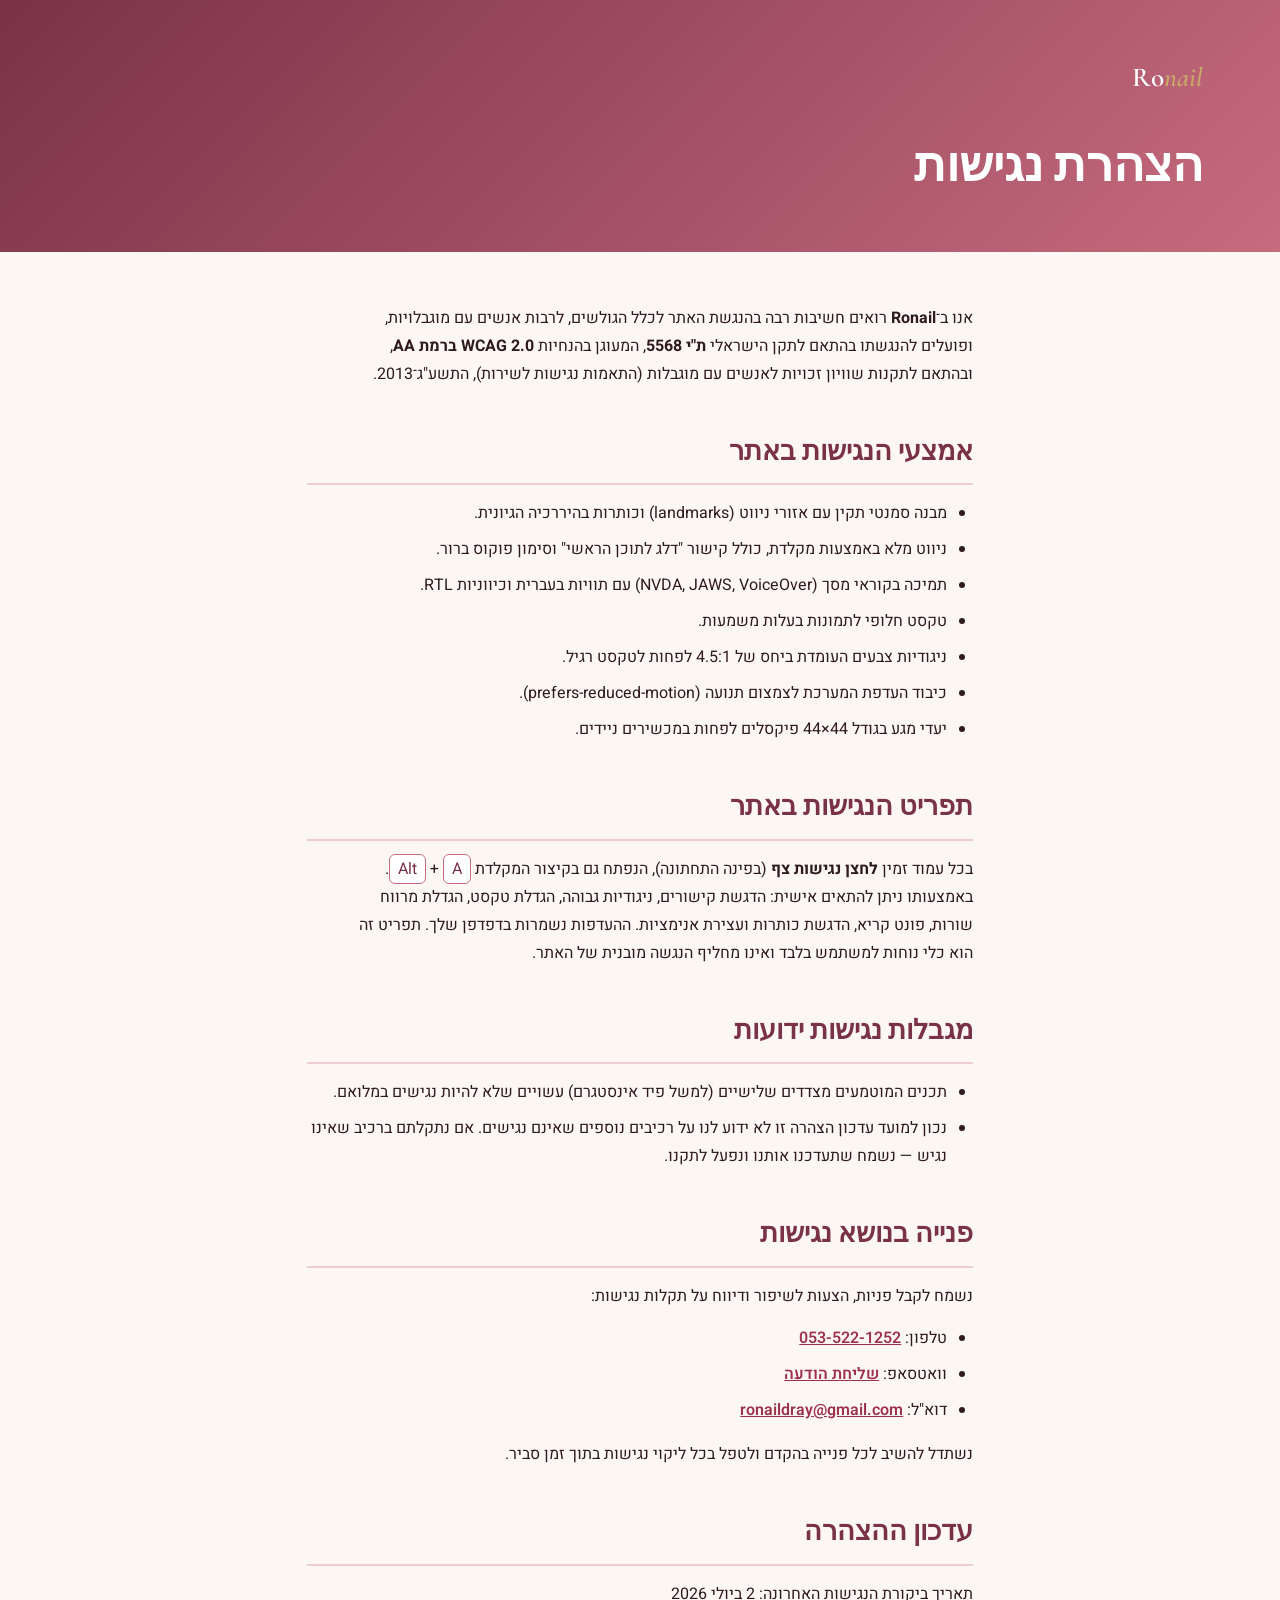
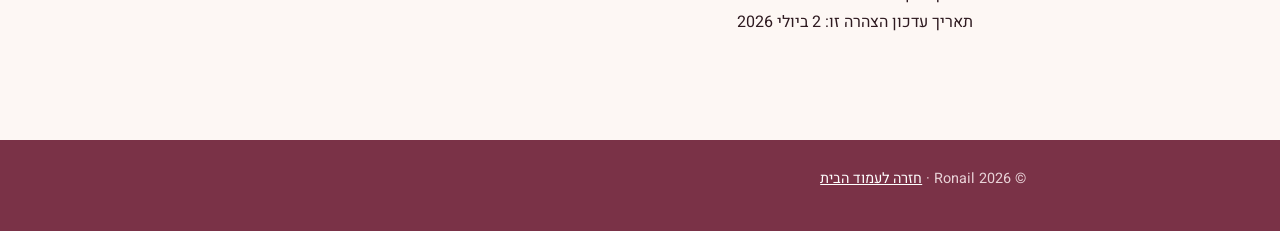
<file: accessibility.html>
<!DOCTYPE html>
<html lang="he" dir="rtl">
<head>
<meta charset="UTF-8">
<meta name="viewport" content="width=device-width, initial-scale=1.0">
<title>הצהרת נגישות · Ronail</title>
<meta name="description" content="הצהרת הנגישות של אתר Ronail בהתאם לתקן הישראלי IS 5568 (WCAG 2.0 AA).">
<link rel="preconnect" href="https://fonts.googleapis.com">
<link rel="preconnect" href="https://fonts.gstatic.com" crossorigin>
<link href="https://fonts.googleapis.com/css2?family=Cormorant+Garamond:wght@500;600&family=Heebo:wght@300;400;500;700&display=swap" rel="stylesheet">
<style>
  :root{--rose:#E8A0AE;--mauve:#C76B7E;--plum:#7A3247;--gold:#C9A86A;--ink:#2E1A20;--cream:#FDF7F4}
  *{margin:0;padding:0;box-sizing:border-box}
  body{font-family:'Heebo',sans-serif;background:var(--cream);color:var(--ink);line-height:1.75}
  .skip-link{position:fixed;inset-inline-start:14px;top:-70px;z-index:20;background:var(--plum);
    color:#fff;padding:12px 22px;border-radius:0 0 12px 12px;font-weight:600;text-decoration:none;transition:top .25s}
  .skip-link:focus{top:0;outline:3px solid var(--gold);outline-offset:2px}
  a:focus-visible,button:focus-visible{outline:3px solid var(--mauve);outline-offset:3px;border-radius:6px}
  header{background:linear-gradient(135deg,var(--plum),var(--mauve));color:#fff;padding:54px 6vw 44px}
  header .home{color:#fff;text-decoration:none;font-family:'Cormorant Garamond',serif;
    font-size:1.7rem;font-weight:600;display:inline-block;margin-bottom:22px}
  header .home span{color:var(--gold);font-style:italic}
  header h1{font-family:'Cormorant Garamond',serif;font-weight:600;font-size:clamp(2rem,5vw,3rem)}
  main{max-width:820px;margin:0 auto;padding:52px 6vw 90px}
  h2{font-family:'Cormorant Garamond',serif;color:var(--plum);font-size:1.7rem;
    margin:40px 0 14px;padding-bottom:8px;border-bottom:2px solid rgba(199,107,126,.3)}
  p{margin-bottom:14px;max-width:70ch}
  ul{margin:0 0 16px;padding-inline-start:26px}
  li{margin-bottom:8px}
  a{color:#9c3149}
  .note{background:#fff;border:1px solid rgba(199,107,126,.35);border-radius:16px;
    padding:18px 22px;margin:18px 0;box-shadow:0 8px 22px -14px rgba(122,50,71,.5)}
  .todo{background:#fff6ea;border:1px solid var(--gold);border-radius:16px;padding:16px 20px;margin:16px 0}
  .todo strong{color:#8a5a00}
  .contact a{font-weight:600}
  footer{background:var(--plum);color:#e9d3d8;text-align:center;padding:26px 6vw;font-size:.9rem}
  footer a{color:#fff}
  kbd{background:#fff;border:1px solid var(--mauve);border-radius:6px;padding:2px 8px;font-family:inherit;color:var(--plum)}
</style>
</head>
<body>
<a href="#main" class="skip-link">דלג לתוכן הראשי</a>

<header>
  <a href="index.html" class="home" aria-label="Ronail — חזרה לעמוד הבית">Ro<span>nail</span></a>
  <h1>הצהרת נגישות</h1>
</header>

<main id="main" tabindex="-1">
  <p>אנו ב־<strong>Ronail</strong> רואים חשיבות רבה בהנגשת האתר לכלל הגולשים, לרבות אנשים עם מוגבלויות,
     ופועלים להנגשתו בהתאם לתקן הישראלי <strong>ת"י 5568</strong>, המעוגן בהנחיות
     <strong>WCAG 2.0 ברמת AA</strong>, ובהתאם לתקנות שוויון זכויות לאנשים עם מוגבלות
     (התאמות נגישות לשירות), התשע"ג־2013.</p>

  <h2>אמצעי הנגישות באתר</h2>
  <ul>
    <li>מבנה סמנטי תקין עם אזורי ניווט (landmarks) וכותרות בהיררכיה הגיונית.</li>
    <li>ניווט מלא באמצעות מקלדת, כולל קישור "דלג לתוכן הראשי" וסימון פוקוס ברור.</li>
    <li>תמיכה בקוראי מסך (NVDA, JAWS, VoiceOver) עם תוויות בעברית וכיווניות RTL.</li>
    <li>טקסט חלופי לתמונות בעלות משמעות.</li>
    <li>ניגודיות צבעים העומדת ביחס של 4.5:1 לפחות לטקסט רגיל.</li>
    <li>כיבוד העדפת המערכת לצמצום תנועה (<span dir="ltr">prefers-reduced-motion</span>).</li>
    <li>יעדי מגע בגודל 44&#215;44 פיקסלים לפחות במכשירים ניידים.</li>
  </ul>

  <h2>תפריט הנגישות באתר</h2>
  <p>בכל עמוד זמין <strong>לחצן נגישות צף</strong> (בפינה התחתונה), הנפתח גם בקיצור המקלדת
     <kbd>Alt</kbd> + <kbd>A</kbd>. באמצעותו ניתן להתאים אישית: הדגשת קישורים, ניגודיות גבוהה,
     הגדלת טקסט, הגדלת מרווח שורות, פונט קריא, הדגשת כותרות ועצירת אנימציות. ההעדפות נשמרות
     בדפדפן שלך. תפריט זה הוא כלי נוחות למשתמש בלבד ואינו מחליף הנגשה מובנית של האתר.</p>

  <h2>מגבלות נגישות ידועות</h2>
  <ul>
    <li>תכנים המוטמעים מצדדים שלישיים (למשל פיד אינסטגרם) עשויים שלא להיות נגישים במלואם.</li>
    <li>נכון למועד עדכון הצהרה זו לא ידוע לנו על רכיבים נוספים שאינם נגישים. אם נתקלתם ברכיב שאינו נגיש —
        נשמח שתעדכנו אותנו ונפעל לתקנו.</li>
  </ul>

  <h2>פנייה בנושא נגישות</h2>
  <p class="contact">נשמח לקבל פניות, הצעות לשיפור ודיווח על תקלות נגישות:</p>
  <ul class="contact">
    <li>טלפון: <a href="tel:+972535221252" dir="ltr">053-522-1252</a></li>
    <li>וואטסאפ: <a href="https://wa.me/972535221252">שליחת הודעה</a></li>
    <li>דוא"ל: <a href="mailto:ronaildray@gmail.com">ronaildray@gmail.com</a></li>
  </ul>
  <p>נשתדל להשיב לכל פנייה בהקדם ולטפל בכל ליקוי נגישות בתוך זמן סביר.</p>

  <h2>עדכון ההצהרה</h2>
  <p>תאריך ביקורת הנגישות האחרונה: <time datetime="2026-07-02">2 ביולי 2026</time><br>
     תאריך עדכון הצהרה זו: <time datetime="2026-07-02">2 ביולי 2026</time></p>
</main>

<footer>
  <p>© 2026 Ronail · <a href="index.html">חזרה לעמוד הבית</a></p>
</footer>
</body>
</html>
</file>
<file: styles.css>
:root{
    --blush:#F7E1E3;
    --rose:#E8A0AE;
    --mauve:#C76B7E;
    --plum:#7A3247;
    --champagne:#EBD9C4;
    --gold:#C9A86A;
    --ink:#2E1A20;
    --cream:#FDF7F4;
    /* motion tokens — one rhythm for the whole site */
    --ease-out:cubic-bezier(.22,.61,.36,1);
    --ease-spring:cubic-bezier(.2,.9,.3,1.35);
    --dur-fast:.18s;   /* press / micro feedback */
    --dur-med:.32s;    /* hover states */
    --dur-slow:.62s;   /* entrances */
  }
  *{margin:0;padding:0;box-sizing:border-box}
  html{scroll-behavior:smooth}
  body{
    font-family:'Heebo',sans-serif;
    background:var(--cream);
    color:var(--ink);
    overflow-x:hidden;
    line-height:1.6;
  }
  ::selection{background:var(--rose);color:#fff}
  button,a{touch-action:manipulation}
  .btn-primary,.btn-ghost,.nav-cta{min-height:44px}

  /* ====== ambient floating petals ====== */
  .petals{position:fixed;inset:0;pointer-events:none;z-index:1;overflow:hidden}
  .petal{
    position:absolute;top:-40px;width:18px;height:18px;
    background:radial-gradient(circle at 30% 30%,var(--blush),var(--rose));
    border-radius:80% 0 80% 0;
    opacity:.5;animation:fall linear infinite;
  }
  @keyframes fall{
    0%{transform:translateY(-40px) rotate(0deg);opacity:0}
    10%{opacity:.6}
    90%{opacity:.5}
    100%{transform:translateY(105vh) rotate(420deg);opacity:0}
  }

  /* ====== nav ====== */
  nav{
    position:fixed;top:0;right:0;left:0;z-index:100;
    display:flex;justify-content:space-between;align-items:center;
    padding:22px 6vw;
    background:rgba(253,247,244,.6);
    backdrop-filter:blur(14px);
    border-bottom:1px solid rgba(201,168,106,.18);
    transition:padding .4s ease;
  }
  nav.shrink{padding:12px 6vw}
  .logo{
    font-family:'Cormorant Garamond',serif;
    font-size:1.9rem;font-weight:600;letter-spacing:.5px;
    color:var(--plum);text-decoration:none;
  }
  .logo span{color:var(--gold);font-style:italic}
  .navlinks{display:flex;gap:34px;align-items:center}
  .menu-head,.menu-foot{display:none}   /* shown only inside the mobile panel */
  .navlinks a{
    text-decoration:none;color:var(--ink);font-size:.92rem;font-weight:400;
    position:relative;padding:4px 0;transition:color .3s;
  }
  .navlinks a::after{
    content:'';position:absolute;bottom:0;right:0;width:0;height:1.5px;
    background:var(--mauve);transition:width .35s ease;
  }
  .navlinks a:hover{color:var(--mauve)}
  .navlinks a:hover::after{width:100%}
  .nav-cta{
    background:var(--plum);color:#fff !important;
    padding:9px 22px;border-radius:40px;font-weight:500 !important;
  }
  .nav-cta::after{display:none}
  .nav-cta:hover{background:var(--mauve)}
  /* signature animated hamburger — polish-brush strokes that morph to an X */
  .burger{
    display:none;position:relative;width:44px;height:44px;padding:0;border:none;
    background:transparent;cursor:pointer;-webkit-tap-highlight-color:transparent;
  }
  .burger::before{
    content:'';position:absolute;inset:3px;border-radius:50%;z-index:0;
    background:radial-gradient(circle,rgba(199,107,126,.16),rgba(199,107,126,.05) 70%);
    transform:scale(0);transition:transform .4s cubic-bezier(.2,.9,.3,1.5);
  }
  .burger span{
    position:absolute;left:50%;top:50%;margin:-1.25px 0 0 -12px;
    width:24px;height:2.5px;border-radius:3px;z-index:1;
    background:linear-gradient(90deg,var(--rose),var(--mauve),var(--gold));
    transition:transform .42s cubic-bezier(.66,-0.32,.34,1.5),width .35s ease,opacity .25s ease;
  }
  .burger span:nth-child(1){transform:translateY(-7px)}
  .burger span:nth-child(2){width:15px;transform:translateY(0)}  /* short, brushy */
  .burger span:nth-child(3){transform:translateY(7px)}
  .burger:hover span:nth-child(2){width:24px}                    /* playful grow */
  .burger:focus-visible{outline:2px solid var(--mauve);outline-offset:3px;border-radius:10px}
  /* open → elegant X + soft glow */
  .burger.open::before{transform:scale(1)}
  .burger.open span:nth-child(1){transform:translateY(0) rotate(45deg)}
  .burger.open span:nth-child(2){opacity:0;transform:scaleX(0)}
  .burger.open span:nth-child(3){transform:translateY(0) rotate(-45deg)}
  @media(prefers-reduced-motion:reduce){
    .burger span,.burger::before{transition-duration:.01ms}
  }

  /* ====== hero ====== */
  .hero{
    min-height:100vh;min-height:100dvh;display:grid;
    grid-template-columns:1fr 1fr;align-items:center;gap:4vw;
    text-align:start;position:relative;padding:110px 6vw 60px;z-index:2;
  }
  .hero-copy{display:flex;flex-direction:column;align-items:flex-start}
  .hero-copy .hero-stroke{margin:2px 0 0}
  .hero-copy .hero-actions,.hero-copy .hero-note{justify-content:flex-start}

  /* single arched frame with a rotating stage of work */
  .hero-visual{position:relative;width:min(100%,64vh,470px);margin-inline:auto;padding-bottom:78px}
  .hero-visual::before{
    content:'';position:absolute;inset:-6% -12% 10%;border-radius:50%;z-index:0;
    background:radial-gradient(circle,rgba(232,160,174,.5),rgba(235,217,196,.22) 58%,transparent 74%);
    filter:blur(12px);
  }
  .hv-arch{
    position:relative;margin:0;aspect-ratio:3/4;padding:10px;background:#fff;
    border-radius:999px 999px 26px 26px;
    box-shadow:0 38px 70px -26px rgba(122,50,71,.5),0 3px 12px rgba(122,50,71,.1);
    animation:archIn 1.1s var(--ease-out) .5s backwards;
  }
  @keyframes archIn{from{opacity:0;transform:translateY(46px) scale(.95)}to{opacity:1;transform:none}}
  .hv-arch::after{   /* hairline gold rim just inside the frame */
    content:'';position:absolute;inset:10px;border:1px solid rgba(201,168,106,.55);
    border-radius:999px 999px 18px 18px;pointer-events:none;z-index:4;
  }
  .hv-slides{position:absolute;inset:10px;border-radius:999px 999px 18px 18px;overflow:hidden;background:var(--blush)}
  .hv-slide{position:absolute;inset:0;width:100%;height:100%;object-fit:cover;opacity:0;
    transition:opacity 1.1s var(--ease-out)}
  .hv-slide.is-on{opacity:1}
  /* slow drift on the stills so they sit calmly next to the clips */
  img.hv-slide.is-on{animation:kenBurns 6.5s ease-out both}
  @keyframes kenBurns{from{transform:scale(1.005)}to{transform:scale(1.07)}}
  .hv-arch figcaption{
    position:absolute;bottom:26px;left:50%;transform:translateX(-50%);z-index:5;
    padding:7px 16px;border-radius:30px;font-size:.82rem;font-weight:500;color:var(--plum);
    white-space:nowrap;
    background:rgba(255,255,255,.88);-webkit-backdrop-filter:blur(8px);backdrop-filter:blur(8px);
    box-shadow:0 6px 18px rgba(46,26,32,.2);
  }
  /* thumbnails under the arch double as the carousel control */
  .hv-thumbs{
    position:absolute;bottom:0;inset-inline:0;
    display:flex;gap:10px;justify-content:center;z-index:5;
    opacity:0;animation:rise 1s ease 1.3s forwards;
  }
  .hv-thumbs button{
    width:46px;height:58px;padding:0;border:2px solid transparent;border-radius:12px;
    overflow:hidden;cursor:pointer;background:var(--blush);opacity:.6;
    box-shadow:0 6px 16px -6px rgba(122,50,71,.5);
    transition:opacity .35s ease,border-color .35s ease,transform .35s var(--ease-spring);
  }
  .hv-thumbs button img{width:100%;height:100%;object-fit:cover;display:block}
  .hv-thumbs button:hover{opacity:1;transform:translateY(-3px)}
  .hv-thumbs button.is-on{opacity:1;border-color:var(--gold)}
  .hv-thumbs button:focus-visible{outline:2px solid var(--mauve);outline-offset:3px}
  .hv-chip{
    position:absolute;z-index:6;display:flex;flex-direction:column;align-items:center;
    padding:12px 20px;border-radius:18px;line-height:1.2;
    background:rgba(255,255,255,.9);-webkit-backdrop-filter:blur(10px);backdrop-filter:blur(10px);
    border:1px solid rgba(255,255,255,.8);box-shadow:0 18px 36px -12px rgba(122,50,71,.4);
    animation:rise 1s ease var(--dl) forwards,hvFloat 5s ease-in-out calc(var(--dl) + 1s) infinite;
    opacity:0;transform:translateY(20px);
  }
  .hv-chip b{font-family:'Cormorant Garamond',serif;font-size:1.6rem;font-weight:600;color:var(--plum)}
  .hv-chip span{font-size:.74rem;color:#6b4a52}
  .chip-rating{bottom:104px;inset-inline-end:-13%;--dl:1.5s}
  .chip-rating b{color:var(--gold)}
  .chip-years{top:5%;inset-inline-start:-15%;--dl:1.7s}
  figcaption.is-video::before{
    content:'';width:7px;height:7px;border-radius:50%;background:#e0415c;
    display:inline-block;margin-inline-end:7px;vertical-align:middle;
    animation:pulse 2.2s ease-out infinite;
  }
  @keyframes hvFloat{0%,100%{transform:translateY(0)}50%{transform:translateY(-9px)}}
  html.a11y-reduce-motion .hv-chip{opacity:1;transform:none}
  html.a11y-reduce-motion .hv-arch{opacity:1}
  html.a11y-reduce-motion .hv-thumbs{opacity:1}
  @media(prefers-reduced-motion:reduce){
    .hv-arch{animation:none;opacity:1}
    .hv-chip,.hv-thumbs{animation:none;opacity:1;transform:none}
  }
  @media(max-width:900px){
    .hero{grid-template-columns:1fr;text-align:center;padding-top:100px;gap:36px}
    .hero-copy{align-items:center}
    .hero-copy .hero-stroke{margin:2px auto 0}
    .hero-copy .hero-actions,.hero-copy .hero-note{justify-content:center}
    .hero-visual{width:min(86%,340px)}
    .hero{min-height:auto}
    .hero-copy p{margin:20px 0 28px}
    .hero-copy .hero-note{margin-top:16px}
  }
  @media(max-width:480px){
    .hv-card{padding:6px;border-radius:20px}
    .hv-card img{border-radius:15px}
  .hv-card figcaption{bottom:14px;inset-inline-start:14px;font-size:.72rem;padding:5px 11px}
    .hv-chip{padding:9px 14px}
    .hv-chip b{font-size:1.3rem}
  }
  .hero-bg{
    position:absolute;inset:-12% 0;z-index:-1;   /* bleed for parallax drift */
    background:
      radial-gradient(ellipse at 70% 20%,rgba(232,160,174,.35),transparent 55%),
      radial-gradient(ellipse at 20% 80%,rgba(235,217,196,.45),transparent 55%),
      linear-gradient(160deg,var(--cream),#FBEEE8);
    will-change:transform;
  }
  /* whisper of grain — organic, handmade warmth */
  .hero-bg::after{
    content:'';position:absolute;inset:0;opacity:.05;pointer-events:none;
    background-image:url("data:image/svg+xml,%3Csvg xmlns='http://www.w3.org/2000/svg' width='140' height='140'%3E%3Cfilter id='n'%3E%3CfeTurbulence type='fractalNoise' baseFrequency='.85' numOctaves='2'/%3E%3C/filter%3E%3Crect width='140' height='140' filter='url(%23n)'/%3E%3C/svg%3E");
  }
  .eyebrow{
    font-size:.8rem;letter-spacing:5px;text-transform:uppercase;
    color:#9c3149;font-weight:600;margin-bottom:26px;   /* darkened for 4.5:1 contrast */
    opacity:0;animation:rise 1s ease .2s forwards;
  }
  .hero h1{
    font-family:'Cormorant Garamond',serif;
    font-size:clamp(3rem,9vw,6.8rem);font-weight:500;
    line-height:1.02;color:var(--plum);max-width:14ch;
  }
  .hero h1 .accent{font-style:italic;color:var(--mauve);position:relative}
  .hero h1 .accent .gloss{
    font-style:inherit;
    background:linear-gradient(100deg,var(--mauve) 0%,var(--mauve) 38%,#fff 50%,var(--gold) 60%,var(--mauve) 74%,var(--mauve) 100%);
    background-size:250% 100%;
    -webkit-background-clip:text;background-clip:text;
    color:transparent;-webkit-text-fill-color:transparent;
    animation:gloss 4.2s ease-in-out 1.9s infinite;
  }
  @keyframes gloss{0%{background-position:130% 0}55%,100%{background-position:-40% 0}}
  .hero h1 .word{display:inline-block;opacity:0;transform:translateY(42px);filter:blur(12px);
    animation:wordIn 1.05s cubic-bezier(.2,.7,.3,1) forwards}
  @keyframes wordIn{to{opacity:1;transform:none;filter:blur(0)}}
  .hero h1 .word:nth-child(1){animation-delay:.35s}
  .hero h1 .word:nth-child(2){animation-delay:.52s}
  .hero h1 .word:nth-child(3){animation-delay:.69s}
  /* floating sparkles around the headline */
  .hero-spark{
    position:absolute;border-radius:50%;pointer-events:none;opacity:0;z-index:3;
    background:radial-gradient(circle,#fff 0%,var(--gold) 70%,transparent 100%);
    filter:drop-shadow(0 0 6px rgba(201,168,106,.7));
    animation:sparkle var(--sd,3.6s) ease-in-out var(--sdl,0s) infinite;
  }
  @keyframes sparkle{0%,100%{opacity:0;transform:scale(.3)}50%{opacity:.95;transform:scale(1)}}
  .hero p{
    margin:30px 0 42px;font-size:1.12rem;font-weight:300;
    color:#5d4148;max-width:46ch;
    opacity:0;animation:rise 1s ease .9s forwards;
  }
  .hero-actions{display:flex;gap:18px;flex-wrap:wrap;justify-content:center;
    opacity:0;animation:rise 1s ease 1.1s forwards}
  .btn-primary{
    background:linear-gradient(135deg,var(--mauve),var(--plum));
    color:#fff;padding:15px 38px;border-radius:44px;border:none;
    font-family:'Heebo';font-size:1rem;font-weight:500;cursor:pointer;
    box-shadow:0 12px 30px -8px rgba(122,50,71,.5);
    position:relative;overflow:hidden;
    transition:transform var(--dur-med) var(--ease-out),box-shadow var(--dur-med) var(--ease-out);
  }
  /* soft light sweep across the primary CTA on hover */
  .btn-primary::after{
    content:'';position:absolute;inset:0;pointer-events:none;
    background:linear-gradient(105deg,transparent 38%,rgba(255,255,255,.35) 50%,transparent 62%);
    transform:translateX(140%);transition:transform .7s var(--ease-out);
  }
  .btn-primary:hover{transform:translateY(-3px);box-shadow:0 18px 40px -8px rgba(122,50,71,.6)}
  .btn-primary:hover::after{transform:translateX(-140%)}
  .btn-ghost{
    background:transparent;color:var(--plum);padding:15px 34px;
    border:1.5px solid var(--rose);border-radius:44px;cursor:pointer;
    font-family:'Heebo';font-size:1rem;font-weight:500;
    transition:background var(--dur-med) var(--ease-out),color var(--dur-med) var(--ease-out),transform var(--dur-med) var(--ease-out);
  }
  .btn-ghost:hover{background:var(--rose);color:#fff;transform:translateY(-2px)}
  /* press feedback — every tappable element responds within 100ms */
  .btn-primary:active,.btn-ghost:active,.nav-cta:active,
  .card:active,.tile:active,.a11y-btn:active,#a11y-trigger:active{
    transform:scale(.97);transition-duration:var(--dur-fast);
  }

  /* signature: modern colour-wheel */
  .palette{
    margin-top:64px;position:relative;width:164px;height:164px;
    opacity:0;animation:rise 1s ease 1.4s forwards;
  }
  /* soft breathing halo */
  .palette::before{
    content:'';position:absolute;inset:-26px;border-radius:50%;z-index:0;
    background:radial-gradient(circle,rgba(232,160,174,.4),transparent 70%);
    animation:haloPulse 4.5s ease-in-out infinite;
  }
  @keyframes haloPulse{0%,100%{opacity:.45;transform:scale(.92)}50%{opacity:.9;transform:scale(1.06)}}
  /* rotating conic disc = the colour spectrum */
  .palette-disc{
    position:absolute;inset:0;border-radius:50%;z-index:1;
    background:conic-gradient(from 0deg,
      var(--rose),var(--mauve),var(--plum),var(--gold),var(--champagne),var(--blush),var(--rose));
    box-shadow:0 14px 34px -8px rgba(122,50,71,.4);
    animation:spin 16s linear infinite;
  }
  /* glass core that cuts the disc into a ring */
  .palette-core{
    position:absolute;inset:22px;border-radius:50%;z-index:2;
    background:rgba(255,255,255,.42);
    -webkit-backdrop-filter:blur(9px);backdrop-filter:blur(9px);
    border:1px solid rgba(255,255,255,.65);
    box-shadow:inset 0 2px 12px rgba(255,255,255,.7),0 6px 18px rgba(122,50,71,.18);
    display:flex;align-items:center;justify-content:center;
  }
  .palette-drop{
    width:26px;height:32px;
    background:radial-gradient(circle at 35% 30%,var(--rose),var(--plum));
    border-radius:50% 50% 50% 50% / 60% 60% 40% 40%;
    box-shadow:0 5px 12px rgba(122,50,71,.4),inset 0 2px 4px rgba(255,255,255,.5);
    animation:bob 3.2s ease-in-out infinite;
  }
  /* orbiting colour swatches sitting on the ring */
  .orbit{position:absolute;inset:0;z-index:3;animation:spin 22s linear infinite reverse}
  .orbit .swatch{
    position:absolute;top:50%;left:50%;width:18px;height:18px;margin:-9px;
    border-radius:50%;background:var(--c);border:2.5px solid #fff;
    box-shadow:0 3px 8px rgba(122,50,71,.32);
    transform:rotate(var(--a)) translateY(-72px);
  }
  /* scroll cue under the wheel */
  .scroll-cue{
    position:absolute;bottom:-52px;left:50%;margin-left:-12px;
    width:24px;height:38px;border:2px solid var(--mauve);border-radius:13px;opacity:.65;
  }
  .scroll-cue span{
    position:absolute;top:7px;left:50%;width:4px;height:4px;margin-left:-2px;
    border-radius:50%;background:var(--mauve);animation:cue 1.7s ease-in-out infinite;
  }
  @keyframes cue{0%{opacity:0;transform:translateY(0)}30%{opacity:1}100%{opacity:0;transform:translateY(14px)}}
  @keyframes spin{to{transform:rotate(360deg)}}
  @media (prefers-reduced-motion: reduce){
    .palette-disc,.orbit,.palette-drop,.scroll-cue span,.palette::before{animation:none}
  }

  /* hero brushstroke that paints in like wet polish */
  .hero-stroke{
    display:block;width:min(540px,82vw);height:54px;margin:2px auto 0;
    overflow:visible;opacity:0;animation:strokeShow .01s ease .7s forwards;
  }
  @keyframes strokeShow{to{opacity:1}}
  .hero-stroke .brush{
    fill:none;stroke:url(#heroStrokeG);stroke-width:13;stroke-linecap:round;
    stroke-dasharray:900;stroke-dashoffset:900;
    filter:drop-shadow(0 4px 6px rgba(122,50,71,.22));
    animation:paintIn 1.45s cubic-bezier(.66,.02,.3,1) .75s forwards;
  }
  .hero-stroke .glint{
    fill:#fff;opacity:0;animation:glint .9s ease 1.7s forwards;
  }
  @keyframes paintIn{to{stroke-dashoffset:0}}
  @keyframes glint{0%{opacity:0}40%{opacity:.85}100%{opacity:0}}
  /* warm human hook under the buttons */
  .hero-note{
    margin-top:24px;font-size:.96rem;color:#6b4a52;font-weight:300;
    display:flex;align-items:center;gap:9px;justify-content:center;flex-wrap:wrap;
    opacity:0;animation:rise 1s ease 1.3s forwards;
  }
  .hero-note .pulse{
    width:8px;height:8px;border-radius:50%;background:var(--mauve);
    box-shadow:0 0 0 0 rgba(199,107,126,.6);animation:pulse 2.2s ease-out infinite;
  }
  .hero-note b{color:var(--plum);font-weight:600}
  @keyframes pulse{
    0%{box-shadow:0 0 0 0 rgba(199,107,126,.55)}
    70%{box-shadow:0 0 0 10px rgba(199,107,126,0)}
    100%{box-shadow:0 0 0 0 rgba(199,107,126,0)}
  }

  /* ====== reveal — transform/opacity only, one shared rhythm ====== */
  .reveal{opacity:0;transform:translateY(30px);
    transition:opacity var(--dur-slow) ease-out,transform var(--dur-slow) var(--ease-out)}
  .reveal.in{opacity:1;transform:none}
  /* stagger: service cards enter one after another (40ms steps) */
  .grid .card.reveal.in:nth-child(2){transition-delay:.04s}
  .grid .card.reveal.in:nth-child(3){transition-delay:.08s}
  .grid .card.reveal.in:nth-child(4){transition-delay:.12s}
  .grid .card.reveal.in:nth-child(5){transition-delay:.16s}
  .grid .card.reveal.in:nth-child(6){transition-delay:.2s}

  section{position:relative;z-index:2}
  .wrap{max-width:1140px;margin:0 auto;padding:0 6vw}
  .sec-head{text-align:center;margin-bottom:64px}
  .sec-head .eyebrow{animation:none;opacity:1}
  .sec-head h2{
    font-family:'Cormorant Garamond',serif;font-weight:500;
    font-size:clamp(2.2rem,5vw,3.4rem);color:var(--plum);margin-top:10px;
  }

  /* ====== services ====== */
  .services{padding:130px 0}
  .grid{display:grid;grid-template-columns:repeat(3,1fr);gap:26px}
  .card{
    background:#fff;border-radius:24px;padding:42px 32px;
    border:1px solid rgba(201,168,106,.18);
    position:relative;overflow:hidden;
    transition:transform var(--dur-med) var(--ease-out),box-shadow var(--dur-med) var(--ease-out);
  }
  .card::before{
    content:'';position:absolute;top:-60%;left:-30%;width:80%;height:200%;
    background:linear-gradient(120deg,transparent,rgba(247,225,227,.55),transparent);
    transform:rotate(20deg);transition:left .6s ease;
  }
  /* hairline that draws itself under the card on hover */
  .card::after{
    content:'';position:absolute;bottom:0;inset-inline-start:0;height:3px;width:100%;
    background:linear-gradient(90deg,var(--rose),var(--gold));
    transform:scaleX(0);transform-origin:0 50%;
    transition:transform .45s var(--ease-out);
  }
  .card:hover{transform:translateY(-10px);box-shadow:0 26px 50px -20px rgba(122,50,71,.32)}
  .card:hover::before{left:120%}
  .card:hover::after{transform:scaleX(1)}
  .card .num{
    font-family:'Cormorant Garamond',serif;font-style:italic;
    font-size:1.1rem;color:var(--gold);display:inline-block;
    transition:transform var(--dur-med) var(--ease-spring),color var(--dur-med) ease;
  }
  .card:hover .num{transform:translateY(-3px) scale(1.25);color:var(--mauve)}
  .card h3{font-family:'Cormorant Garamond',serif;font-size:1.7rem;
    font-weight:600;color:var(--plum);margin:14px 0 12px}
  .card p{font-size:.96rem;color:#6b4f56;font-weight:300}
  .card .price{margin-top:22px;font-weight:500;color:var(--mauve);font-size:1.05rem}

  /* ====== gallery ====== */
  .gallery{padding:120px 0;background:linear-gradient(180deg,#FBEEE8,var(--cream))}
  .tiles{display:grid;grid-template-columns:repeat(3,1fr);gap:18px}
  .tile{
    aspect-ratio:3/4;border-radius:20px;position:relative;overflow:hidden;
    cursor:pointer;transition:transform .5s cubic-bezier(.2,.7,.3,1);
  }
  .tile:nth-child(1){background:linear-gradient(150deg,#F7E1E3,#E8A0AE)}
  .tile:nth-child(2){background:linear-gradient(150deg,#EBD9C4,#C9A86A)}
  .tile:nth-child(3){background:linear-gradient(150deg,#E8A0AE,#C76B7E)}
  .tile:nth-child(4){background:linear-gradient(150deg,#F7E1E3,#7A3247)}
  .tile:nth-child(5){background:linear-gradient(150deg,#C76B7E,#7A3247)}
  .tile:nth-child(6){background:linear-gradient(150deg,#EBD9C4,#E8A0AE)}
  .tile:nth-child(7){background:linear-gradient(150deg,#F7E1E3,#C9A86A)}
  .tile:nth-child(8){background:linear-gradient(150deg,#E8A0AE,#EBD9C4)}
  .tile::after{
    content:attr(data-label);position:absolute;inset:auto 0 0 0;
    padding:18px;color:#fff;font-family:'Cormorant Garamond',serif;
    font-size:1.1rem;font-style:italic;
    background:linear-gradient(transparent,rgba(46,26,32,.55));
    opacity:0;transform:translateY(10px);transition:all .4s;
  }
  .tile{box-shadow:0 8px 24px -12px rgba(122,50,71,.3)}
  /* gentle reveal (transform + opacity only) — staggered as tiles scroll in */
  .tile.reveal{opacity:0;transform:translateY(24px) scale(.97)}
  .tile.reveal.in{opacity:1;transform:none;
    transition:opacity .6s ease-out,transform .7s cubic-bezier(.22,.61,.36,1)}
  .tile.reveal.in:nth-child(2){transition-delay:.06s}
  .tile.reveal.in:nth-child(3){transition-delay:.12s}
  .tile.reveal.in:nth-child(4){transition-delay:.18s}
  .tile:hover{transform:translateY(-8px) scale(1.03);box-shadow:0 24px 46px -18px rgba(122,50,71,.45)}
  .tile:hover::after{opacity:1;transform:none}
  .tile img{width:100%;height:100%;object-fit:cover;display:block;
    transition:transform .6s ease,filter .6s ease;filter:saturate(.96)}
  .tile:hover img{transform:scale(1.07);filter:saturate(1.05) brightness(1.03)}
  /* soft search badge on hover (desktop) */
  .tile .peek{position:absolute;z-index:3;top:12px;inset-inline-start:12px;
    width:40px;height:40px;border-radius:50%;display:flex;align-items:center;justify-content:center;
    background:rgba(255,255,255,.9);-webkit-backdrop-filter:blur(4px);backdrop-filter:blur(4px);
    box-shadow:0 4px 12px rgba(122,50,71,.22);
    opacity:0;transform:scale(.6);transition:opacity .35s ease,transform .35s cubic-bezier(.22,.9,.3,1.4)}
  .tile:hover .peek{opacity:1;transform:none}

  /* ====== about / stats ====== */
  .about{padding:110px 0}
  .about-inner{display:grid;grid-template-columns:1.05fr 1fr;gap:64px;align-items:center}
  .about-text h2{font-family:'Cormorant Garamond',serif;font-weight:500;
    font-size:clamp(2rem,4.5vw,3rem);color:var(--plum);line-height:1.12;margin-bottom:20px}
  .about-text p{color:#6b4f56;font-weight:300;margin-bottom:16px;max-width:46ch;line-height:1.75}
  /* trust chips */
  .about-chips{display:flex;flex-wrap:wrap;gap:10px;margin-top:24px}
  .chip{display:inline-flex;align-items:center;gap:7px;padding:9px 15px;border-radius:30px;
    background:#fff;border:1px solid rgba(232,160,174,.45);font-size:.86rem;color:var(--plum);
    box-shadow:0 5px 16px -10px rgba(122,50,71,.4)}
  .chip svg{color:var(--mauve);flex:none}
  /* stats with hairline dividers */
  .stats{display:flex;margin-top:36px}
  .stat{padding-inline:28px;position:relative}
  .stat:first-child{padding-inline-start:0}
  .stat+.stat::before{content:'';position:absolute;inset-inline-start:0;top:50%;
    width:1px;height:42px;transform:translateY(-50%);
    background:linear-gradient(var(--rose),rgba(232,160,174,0))}
  .stat .n{font-family:'Cormorant Garamond',serif;font-size:2.6rem;color:var(--mauve);font-weight:600;line-height:1}
  .stat .l{font-size:.85rem;color:#6e4d55;margin-top:4px}
  /* visual: real work photo framed with floating glass badges */
  .about-visual{
    aspect-ratio:4/5;border-radius:30px;position:relative;overflow:hidden;
    background:linear-gradient(150deg,var(--rose),var(--plum));
    box-shadow:0 30px 60px -25px rgba(122,50,71,.5);
  }
  .about-visual img{width:100%;height:100%;object-fit:cover;display:block}
  .av-overlay{position:absolute;inset:0;
    background:linear-gradient(160deg,transparent 38%,rgba(122,50,71,.32))}
  .about-visual .float{
    position:absolute;z-index:2;background:rgba(253,247,244,.9);
    border-radius:18px;padding:13px 19px;-webkit-backdrop-filter:blur(8px);backdrop-filter:blur(8px);
    box-shadow:0 12px 30px rgba(122,50,71,.28);
  }
  .float.one{top:7%;inset-inline-end:7%;animation:bob 5s ease-in-out infinite}
  .float.two{bottom:8%;inset-inline-start:6%;animation:bob 5s ease-in-out infinite 1.5s}
  .float .ft{display:flex;align-items:center;gap:6px;
    font-family:'Cormorant Garamond',serif;color:var(--plum);font-size:1.2rem;font-weight:600}
  .float .ft svg{color:var(--gold);flex:none}
  .float .fs{font-size:.78rem;color:var(--mauve);margin-top:2px}
  @keyframes bob{0%,100%{transform:translateY(0)}50%{transform:translateY(-10px)}}

  /* ====== cta band ====== */
  .band{
    margin:0 6vw 110px;border-radius:36px;padding:90px 6vw;text-align:center;
    background:linear-gradient(135deg,var(--plum),var(--mauve));
    position:relative;overflow:hidden;
  }
  .band::before,.band::after{
    content:'';position:absolute;border-radius:50%;
    background:radial-gradient(circle,rgba(247,225,227,.3),transparent 70%);
  }
  .band::before{width:320px;height:320px;top:-120px;right:-80px}
  .band::after{width:260px;height:260px;bottom:-100px;left:-60px}
  .band h2{font-family:'Cormorant Garamond',serif;font-weight:500;
    font-size:clamp(2rem,5vw,3.2rem);color:#fff;position:relative}
  .band p{color:rgba(255,255,255,.85);font-weight:300;margin:18px 0 36px;position:relative}
  .band .btn-primary{background:#fff;color:var(--plum);position:relative}
  .band .btn-primary:hover{background:var(--blush)}

  /* ====== footer ====== */
  footer{padding:70px 6vw 40px;background:var(--ink);color:#e8d4d8}
  .foot-grid{display:flex;justify-content:space-between;flex-wrap:wrap;gap:40px;margin-bottom:40px}
  .foot-grid .logo{color:#fff}
  .foot-col h4{font-size:.85rem;letter-spacing:2px;text-transform:uppercase;color:var(--rose);margin-bottom:14px}
  .foot-col a{display:block;color:#cbb3b8;text-decoration:none;font-size:.95rem;margin-bottom:8px;font-weight:300;transition:color .3s}
  .foot-col a:hover{color:#fff}
  .foot-bottom{border-top:1px solid rgba(255,255,255,.1);padding-top:24px;
    text-align:center;font-size:.85rem;color:#9d858b}

  @keyframes rise{to{opacity:1;transform:none}}

  /* ====== responsive ====== */
  @media(max-width:860px){
    .navlinks{
      position:fixed;inset:0;height:100vh;height:100dvh;width:100%;z-index:100;
      flex-direction:column;justify-content:center;align-items:center;gap:0;
      background:linear-gradient(165deg,#fff7f3 0%,#fbe9e6 55%,#f5dde0 100%);
      -webkit-backdrop-filter:blur(10px);backdrop-filter:blur(10px);
      transform:translateX(100%);transition:transform .34s var(--ease-out); /* exit: fast */
      padding:96px 8vw 36px;text-align:center;overflow-y:auto;
    }
    .navlinks.open{transform:none;transition:transform .5s var(--ease-out)} /* enter: unhurried */
    /* brand mark at the top of the menu */
    .menu-head{
      display:block;position:absolute;top:30px;left:0;right:0;
      font-family:'Cormorant Garamond',serif;font-size:1.7rem;font-weight:600;
      color:var(--plum);letter-spacing:.5px;
    }
    .menu-head i{color:var(--gold);font-style:italic}
    /* the links — large, elegant, staggered in (direct children only) */
    .navlinks > a{
      font-family:'Cormorant Garamond',serif;font-size:2.05rem;font-weight:500;
      color:var(--plum);padding:13px 0;width:auto;
      opacity:0;transform:translateY(16px);
    }
    .navlinks > a::after{display:none}
    .navlinks.open > a{opacity:1;transform:none;
      transition:opacity .5s ease,transform .55s cubic-bezier(.22,.61,.36,1)}
    .navlinks.open > a:nth-of-type(1){transition-delay:.12s}
    .navlinks.open > a:nth-of-type(2){transition-delay:.19s}
    .navlinks.open > a:nth-of-type(3){transition-delay:.26s}
    .navlinks.open > a:nth-of-type(4){transition-delay:.36s}
    /* CTA as a full, generous pill */
    .navlinks .nav-cta{
      font-family:'Heebo',sans-serif!important;font-size:1.05rem!important;font-weight:500!important;
      color:#fff!important;background:linear-gradient(135deg,var(--mauve),var(--plum))!important;
      padding:16px 0!important;margin-top:26px;border-radius:46px;min-width:240px;
      box-shadow:0 14px 30px -8px rgba(122,50,71,.5);
    }
    /* footer: hours + social */
    .menu-foot{display:block;width:100%;margin-top:40px;
      opacity:0;transition:opacity .5s ease .42s}
    .navlinks.open .menu-foot{opacity:1}
    .menu-hours{font-size:.9rem;color:#6e4d55;font-weight:400;margin-bottom:16px}
    .menu-social{display:flex;justify-content:center;gap:16px}
    .menu-social a{
      flex:0 0 44px;width:44px;height:44px;border-radius:50%;
      display:flex;align-items:center;justify-content:center;
      color:var(--mauve);background:rgba(255,255,255,.7);
      box-shadow:0 4px 12px rgba(122,50,71,.14);transition:transform .3s ease,color .3s ease}
    .menu-social a:hover{transform:translateY(-3px);color:var(--plum)}
    .menu-social a::after{display:none}
    .burger{display:flex;z-index:101}
    .grid{grid-template-columns:1fr}
    .tiles{grid-template-columns:repeat(2,1fr)}
    .tile::after{opacity:1;transform:none}   /* labels always visible on touch */
    .tile .peek{display:none}
    .about-inner{grid-template-columns:1fr;gap:44px}
    .stats{justify-content:center}
  }
  @media(prefers-reduced-motion:reduce){
    *{animation:none !important;transition:none !important}
    .reveal{opacity:1;transform:none}
  }

  /* ===================== נגישות · IS 5568 ===================== */
  /* קישור דילוג לתוכן */
  .skip-link{position:fixed;inset-inline-start:14px;top:-70px;z-index:2000;
    background:var(--plum);color:#fff;padding:12px 22px;border-radius:0 0 12px 12px;
    font-weight:600;text-decoration:none;transition:top .25s ease}
  .skip-link:focus{top:0;outline:3px solid var(--gold);outline-offset:2px}
  /* פוקוס נראה למשתמשי מקלדת */
  a:focus-visible,button:focus-visible,[tabindex]:focus-visible,
  input:focus-visible,summary:focus-visible{
    outline:3px solid var(--mauve);outline-offset:3px;border-radius:6px}
  #main-content:focus{outline:none}
  /* מחלקות העדפות (מתחלפות על <html>) — ללא פילטר שובר fixed */
  html.a11y-contrast-high{--ink:#12080a;--plum:#3a1420;--mauve:#8a2b41;
    --rose:#a84f61;--gold:#7a5c26;--cream:#ffffff;--champagne:#efe6da;--blush:#fbeff0}
  html.a11y-contrast-high body{color:#12080a;background:#fff}
  html.a11y-contrast-high .hero p,html.a11y-contrast-high .about-text p,
  html.a11y-contrast-high .stat .l{color:#241418}
  html.a11y-links a{text-decoration:underline !important;text-underline-offset:3px}
  html.a11y-readable *{font-family:Arial,"Segoe UI",Tahoma,sans-serif !important;letter-spacing:.2px}
  html.a11y-headings :is(h1,h2,h3,h4){outline:2px dashed var(--mauve);outline-offset:5px}
  html.a11y-text-115{font-size:115%}
  html.a11y-text-130{font-size:130%}
  html.a11y-text-150{font-size:150%}
  html.a11y-lines-16 :is(p,li,a,span){line-height:1.6 !important}
  html.a11y-lines-20 :is(p,li,a,span){line-height:2 !important}
  html.a11y-reduce-motion *{animation:none !important;transition:none !important;scroll-behavior:auto !important}
  @media print{
    html[class*="a11y-text-"]{font-size:100% !important}
    #a11y-trigger,#a11y-panel,.skip-link{display:none !important}
  }
  /* ---- וידג'ט נגישות ---- */
  #a11y-trigger{position:fixed;bottom:20px;inset-inline-start:20px;z-index:1500;
    width:54px;height:54px;border-radius:50%;border:none;cursor:pointer;
    background:linear-gradient(135deg,var(--mauve),var(--plum));color:#fff;
    display:flex;align-items:center;justify-content:center;
    box-shadow:0 10px 26px -6px rgba(122,50,71,.6);transition:transform .3s ease}
  #a11y-trigger:hover{transform:scale(1.07)}
  #a11y-panel{position:fixed;bottom:86px;inset-inline-start:20px;z-index:1500;
    width:min(342px,calc(100vw - 40px));background:#fff;border-radius:20px;
    box-shadow:0 24px 60px -12px rgba(46,26,32,.4);border:1px solid rgba(199,107,126,.25);
    padding:18px;max-height:min(78vh,580px);overflow-y:auto;
    opacity:0;transform:translateY(16px) scale(.96);pointer-events:none;
    transition:opacity .2s ease,transform .2s var(--ease-out)}         /* exit: fast */
  #a11y-panel.open{opacity:1;transform:none;pointer-events:auto;
    transition:opacity .3s ease,transform .32s var(--ease-spring)}     /* enter: springy */
  #a11y-panel h2{font-family:'Cormorant Garamond',serif;color:var(--plum);font-size:1.5rem}
  #a11y-panel .a11y-sub{font-size:.78rem;color:#7a5560;margin:2px 0 14px}
  .a11y-grid{display:grid;grid-template-columns:1fr 1fr;gap:9px}
  .a11y-btn{display:flex;flex-direction:column;align-items:center;gap:6px;text-align:center;
    padding:12px 8px;border-radius:14px;border:1.5px solid rgba(199,107,126,.3);
    background:var(--cream);color:var(--plum);font-family:'Heebo',sans-serif;font-size:.82rem;
    cursor:pointer;min-height:44px;transition:border-color .2s,background .2s,color .2s}
  .a11y-btn:hover{border-color:var(--mauve)}
  .a11y-btn[aria-pressed="true"],.a11y-btn.on{background:var(--mauve);color:#fff;border-color:var(--mauve)}
  .a11y-btn svg{width:22px;height:22px;flex:none}
  .a11y-btn .a11y-val{font-size:.7rem;opacity:.85;font-weight:500}
  .a11y-reset{grid-column:1/-1;margin-top:4px;background:transparent;border:1.5px solid var(--plum);
    color:var(--plum);border-radius:30px;padding:12px;font-weight:600;cursor:pointer;min-height:44px}
  .a11y-reset:hover{background:var(--plum);color:#fff}
  .a11y-statement{grid-column:1/-1;text-align:center;margin-top:6px;font-size:.84rem}
  .a11y-statement a{color:var(--mauve);text-decoration:underline}
  .sr-only{position:absolute;width:1px;height:1px;padding:0;margin:-1px;overflow:hidden;
    clip:rect(0 0 0 0);white-space:nowrap;border:0}

  /* ===== interactive manicure try-on ===== */
  .tryon{padding:110px 0 90px;background:linear-gradient(180deg,var(--cream),#FBEEE8)}
  .tryon .sec-head h2 em{color:var(--mauve);font-style:italic}
  .tryon-hint{margin-top:14px;color:#6b4f56;font-weight:300;max-width:44ch;margin-inline:auto}
  .tryon-stage{position:relative;max-width:560px;margin:26px auto 0;text-align:center}
  .tryon-hand{width:min(480px,88vw);height:auto;display:block;margin:0 auto;
    filter:drop-shadow(0 20px 24px rgba(122,50,71,.16));
    animation:handFloat 6.5s ease-in-out infinite;will-change:transform}
  @keyframes handFloat{
    0%,100%{transform:translateY(0) rotate(0deg)}
    50%{transform:translateY(-9px) rotate(-1.2deg)}
  }
  /* breathing ground shadow that answers the float */
  .hand-shadow{display:block;width:330px;height:16px;margin:-4px auto 0;border-radius:50%;
    background:radial-gradient(ellipse,rgba(122,50,71,.2),transparent 70%);
    animation:shadowBreathe 6.5s ease-in-out infinite}
  @keyframes shadowBreathe{
    0%,100%{transform:scaleX(1);opacity:.85}
    50%{transform:scaleX(.88);opacity:.55}
  }
  /* liquid paint rises from the cuticle, nail by nail */
  .nail-paint{transform:translateY(58px);
    transition:transform .5s var(--ease-out) var(--d,0s)}
  .tryon-hand.painted .nail-paint{transform:translateY(0)}
  .paint-fill{transition:fill .25s ease}
  /* nail-art layers (french tip / glitter) fade in as the polish sets */
  .art-french,.art-glitter{transition:opacity .35s ease .3s}
  /* sparkles that pop when a shade is applied */
  .tryon-spark{position:absolute;width:10px;height:10px;border-radius:50%;
    pointer-events:none;opacity:0;
    background:radial-gradient(circle,#fff 0%,var(--gold) 60%,transparent 100%);
    filter:drop-shadow(0 0 6px rgba(201,168,106,.8))}
  .tryon-spark.pop{animation:sparkPop .7s var(--ease-out) both}
  @keyframes sparkPop{0%{opacity:0;transform:scale(.2)}40%{opacity:1;transform:scale(1.15)}100%{opacity:0;transform:scale(.4)}}
  /* shade palette */
  .tryon-swatches{display:flex;justify-content:center;gap:13px;flex-wrap:wrap;margin-top:26px}
  .swatch-btn{width:44px;height:44px;border-radius:50%;cursor:pointer;
    background:var(--c);border:3px solid #fff;
    box-shadow:0 4px 14px -4px rgba(122,50,71,.45);
    transition:transform var(--dur-med) var(--ease-spring),box-shadow var(--dur-med) ease}
  /* combined-shade swatches */
  .swatch-btn.sw-french{background:linear-gradient(170deg,#fff 34%,#EFD6C2 35%)}
  .swatch-btn.sw-ombre{background:linear-gradient(180deg,#D9B26A,#F2BFCB)}
  .swatch-btn.sw-glitter{background:#F2BFCB;background-image:
    radial-gradient(circle at 30% 35%,#fff 12%,transparent 14%),
    radial-gradient(circle at 65% 60%,#fff 9%,transparent 11%),
    radial-gradient(circle at 50% 22%,#fff 7%,transparent 9%),
    radial-gradient(circle at 72% 30%,#FFE9A8 9%,transparent 11%),
    radial-gradient(circle at 38% 70%,#FFE9A8 8%,transparent 10%)}
  .swatch-btn.sw-holo{background:linear-gradient(135deg,#AEE3F2,#C9B6E4 38%,#F2BFCB 66%,#F6E7B2)}
  .swatch-btn.sw-lilac{background:linear-gradient(180deg,#C9B6E4,#F2BFCB)}
  .swatch-btn.sw-rosegold{background:linear-gradient(135deg,#C97B65,#F4CBB8 45%,#F9E2D4 62%,#D98E7A)}
  .swatch-btn.sw-split{background:linear-gradient(90deg,#7A3247 50%,#F7E1E3 50%)}
  .swatch-btn.sw-sunset{background:linear-gradient(180deg,#D9B26A,#F6C98F 45%,#F2A48E)}
  .swatch-btn:hover{transform:translateY(-4px) scale(1.08)}
  .swatch-btn:active{transform:scale(.94)}
  .swatch-btn[aria-pressed="true"]{
    transform:scale(1.16);
    box-shadow:0 0 0 3px var(--cream),0 0 0 5.5px var(--mauve),0 8px 18px -6px rgba(122,50,71,.5)}
  .tryon-name{margin-top:18px;font-family:'Cormorant Garamond',serif;font-style:italic;
    font-size:1.45rem;color:var(--plum);min-height:1.6em}
  .tryon-name.show{animation:nameIn .45s var(--ease-out) both}
  @keyframes nameIn{from{opacity:0;transform:translateY(8px)}to{opacity:1;transform:none}}
</file>
